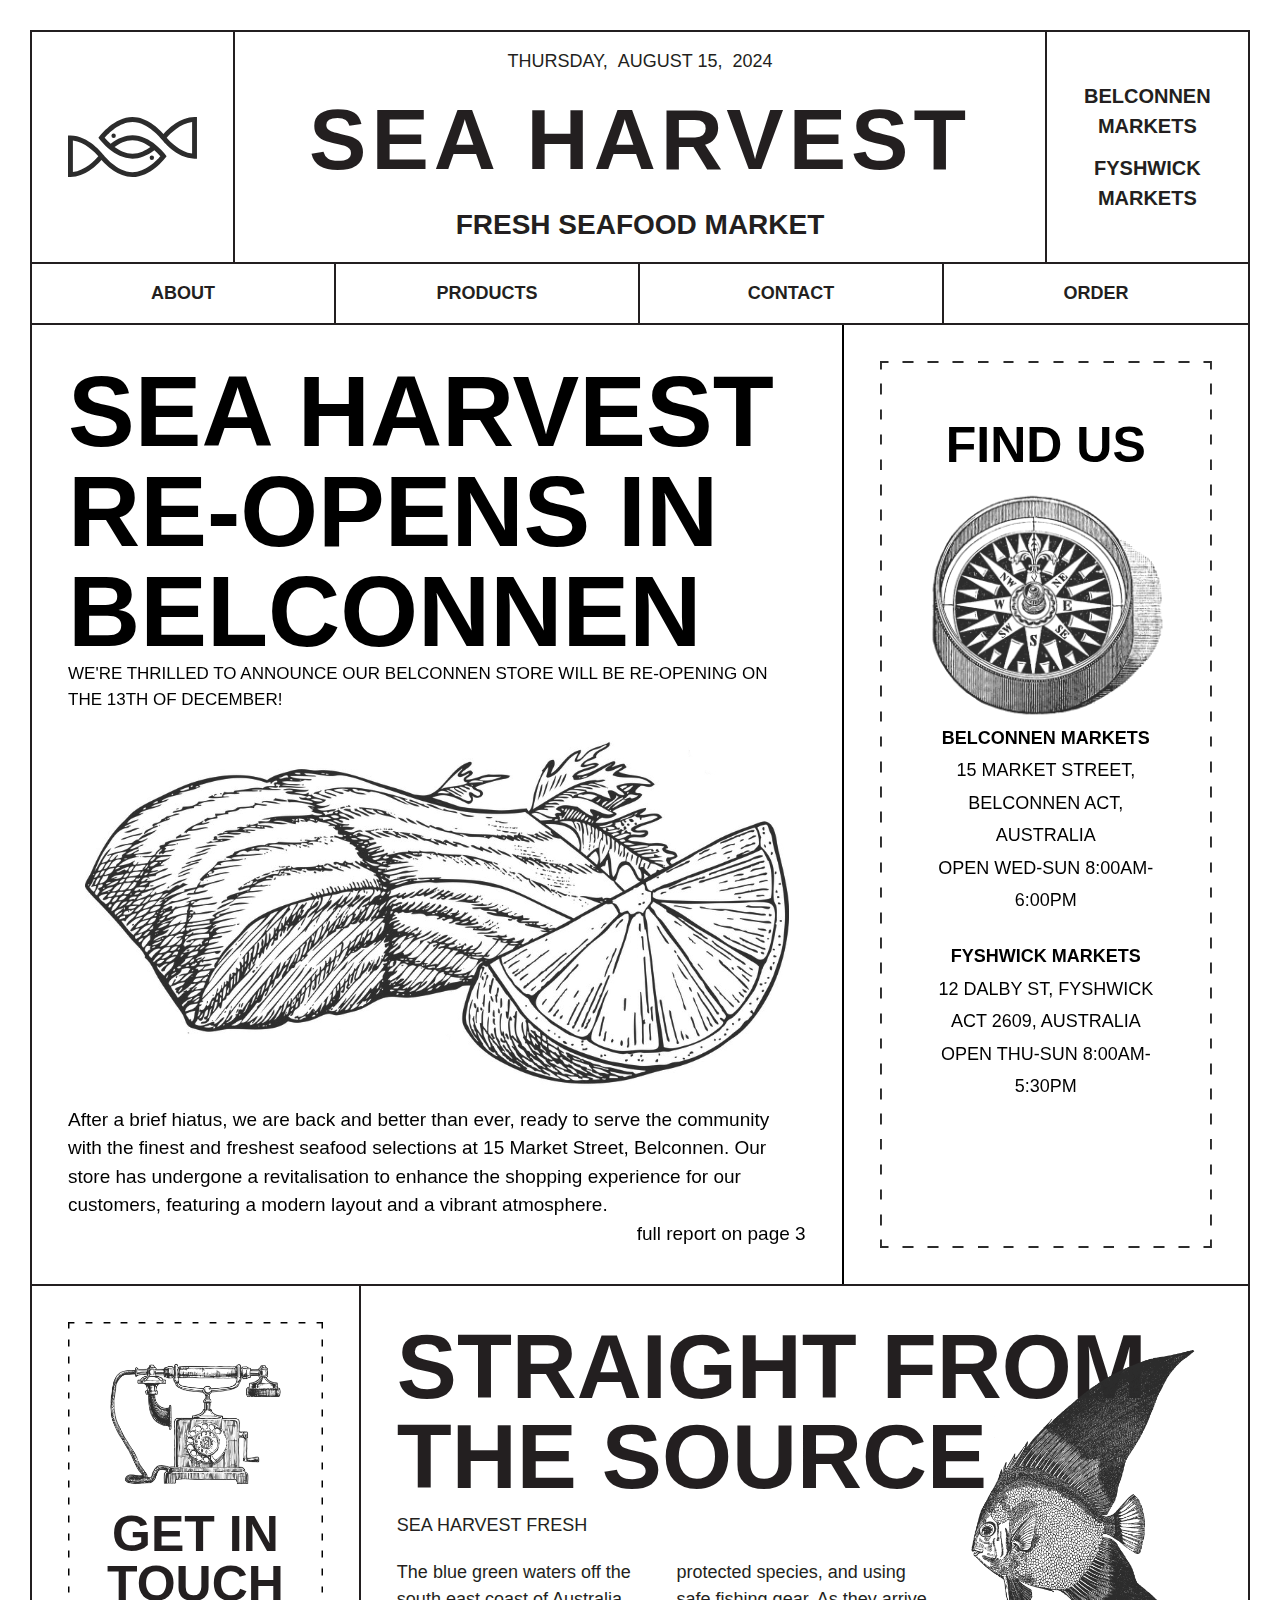
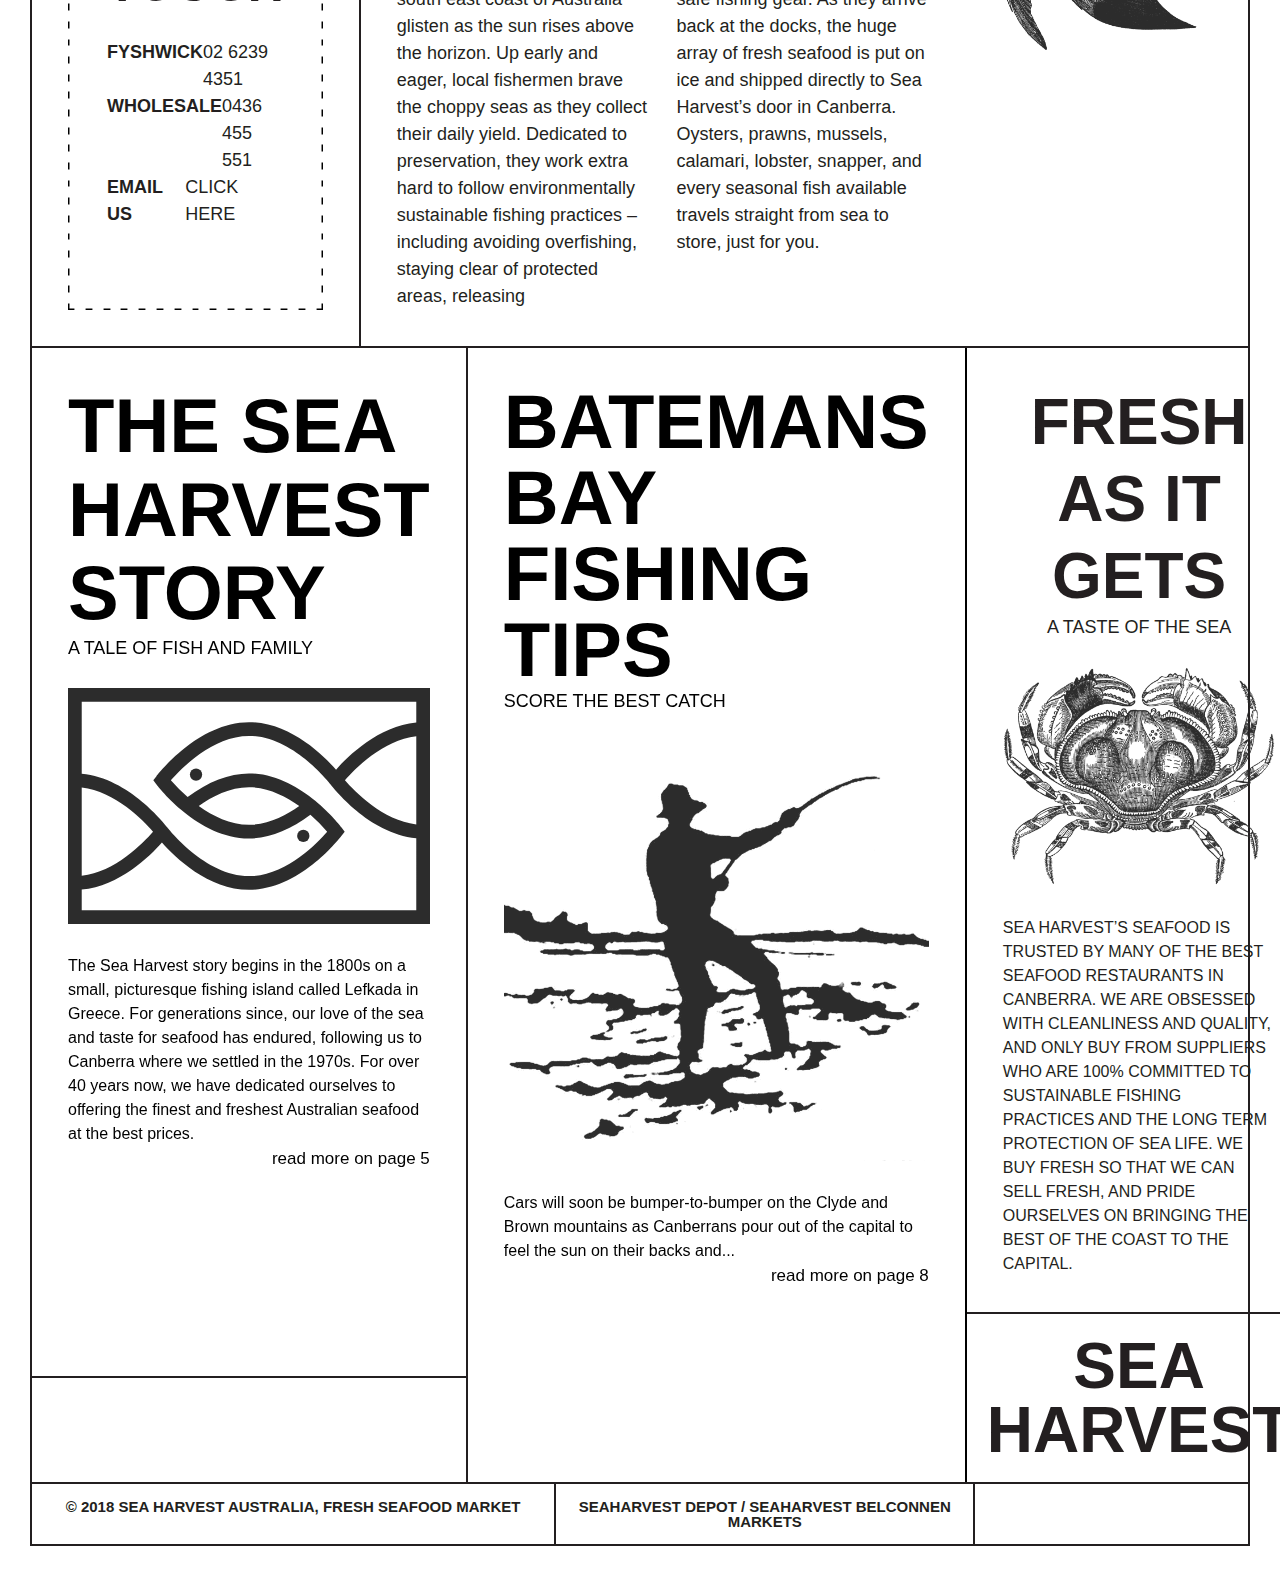
<file: index.html>
<!doctype html>
<html lang="en">
<head>
    <meta charset="UTF-8">
    <meta name="viewport"
          content="width=device-width, user-scalable=no, initial-scale=1.0, maximum-scale=1.0, minimum-scale=1.0">
    <meta http-equiv="X-UA-Compatible" content="ie=edge">

    <link rel="preconnect" href="https://fonts.googleapis.com">
    <link rel="preconnect" href="https://fonts.gstatic.com" crossorigin>
    <link href="https://fonts.googleapis.com/css2?family=Hind+Siliguri:wght@300;400;500;600;700&family=Noto+Sans:ital,wght@0,100..900;1,100..900&display=swap"
          rel="stylesheet">

    <link rel="stylesheet" href="css/output.css">
    <link rel="stylesheet" href="css/main.css">
    <title>Sea Harvest site </title>
</head>
<body>
<header>
    <div class="header-banner">
        <a href="index.html" class="header-logo">
            <div class="logo"></div>
        </a>
        <a href="index.html" class="header-banner-main">
            <p class="date">
                <span id="day">Thursday,</span>
                <span id="month">August 15,</span>
                <span id="year">2024</span>
            </p>
            <h1 class="site-title">sea harvest</h1>
            <h2 class="site-title-second">fresh seafood market</h2>
        </a>
        <div class="header-location">
            <a href="./contact/index.html" class="location">Belconnen Markets</a>
            <a href="./contact/index.html" class="location">Fyshwick Markets</a>
        </div>
    </div>
    <nav>
        <ul class="main-nav-list">
            <li class="nav-list"><a href="./about/index.html" class="nav-link">About</a></li>
            <li class="nav-list"><a href="products/index.html" class="nav-link">Products</a></li>
            <li class="nav-list"><a href="contact/index.html" class="nav-link">Contact</a></li>
            <li class="nav-list"><a href="order/index.html" class="nav-link">Order</a></li>
        </ul>
    </nav>
</header>
<main>
    <section class="section-reopening">
        <a href="#" class="re-opening-link">
            <h2 class="reopening-heading">sea harvest re-opens in belconnen</h2>
            <p class="reopening-sub-heading">We're thrilled to announce our Belconnen store will be re-opening on the
                13th of December! </p>
            <img src="img/salmon-fillet-blue.png" alt="salmon-meat-photo" class="reopening-img">
            <p class="reopening-description">After a brief hiatus, we are back and better than ever, ready to serve the
                community with the finest and freshest seafood selections at 15 Market Street, Belconnen. Our store has
                undergone a revitalisation to enhance the shopping experience for our customers, featuring a modern
                layout and a vibrant atmosphere. </p>
            <p class="reopening-read-more">full report on page 3</p>
        </a>
        <div class="find-us-box">
            <a href="contact/index.html" class="find-us-link">
                <h3 class="find-us-heading">find us</h3>
                <img src="img/compass-blue-sml.png" alt="compass-photo" class="fins-us-img">
                <div class="find-us-location-box">
                    <h4 class="find-us-location-heading">Belconnen Markets</h4>
                    <p class="find-us-location">15 Market Street, Belconnen ACT, Australia</p>
                    <p class="find-us-open">Open Wed-Sun 8:00am-6:00pm</p>
                </div>
                <div class="find-us-location-box">
                    <h4 class="find-us-location-heading">Fyshwick Markets</h4>
                    <p class="find-us-location">12 Dalby St, Fyshwick ACT 2609, Australia</p>
                    <p class="find-us-open">Open Thu-Sun 8:00am-5:30pm</p>
                </div>
            </a>
        </div>
    </section>
    <section class="fresh-from-source">
        <div class="get-in-touch-box">
            <div class="get-in-touch">
                <img src="img/phone-blue-sml.png" alt="old-phone-photo" class="get-in-touch-img">
                <h4 class="get-in-touch-heading">
                    get in <br>
                    touch
                </h4>
                <ul class="contact-in-touch">
                    <li class="contact-information">
                        <h5 class="touch-heading">Fyshwick</h5>
                        <a href="tel:02 6239 4351" class="contact-info">02 6239 4351</a>
                    </li>
                    <li class="contact-information">
                        <h5 class="touch-heading">Wholesale</h5>
                        <a href="tel:0436 455 551" class="contact-info">0436 455 551</a>
                    </li>
                    <li class="contact-information">
                        <h5 class="touch-heading">Email Us</h5>
                        <a href="#" class="contact-info">CLICK HERE</a>
                    </li>
                </ul>
            </div>
        </div>
        <div class="fresh-source">
            <h2 class="fresh-source-heading">Straight From the Source</h2>
            <p class="fresh-source-sub-heading">Sea Harvest Fresh</p>
            <div class="fresh-source-description-box">
                <p class="fresh-source-description">The blue green waters off the south east coast of Australia
                    glisten as the sun rises above the horizon. Up early and eager, local fishermen brave the choppy
                    seas as they collect their daily yield. Dedicated to preservation, they work extra hard to follow
                    environmentally sustainable fishing practices – including avoiding overfishing, staying clear of
                    protected areas, releasing
                </p>
                <p class="fresh-source-description">protected species, and using safe fishing gear. As they arrive back
                    at
                    the docks, the huge array of fresh seafood is put on ice and shipped directly to Sea Harvest’s door
                    in Canberra. Oysters, prawns, mussels, calamari, lobster, snapper, and every seasonal fish available
                    travels straight from sea to store, just for you.
                </p>
                <div class="fresh-source-img-box">
                    <img src="img/fish-tall-blue-sml.png" alt="fish-photo" class="fresh-source-img">
                </div>
            </div>
        </div>
    </section>
    <section class="card-section">
        <div class="about-card-box0">
            <div class="about-card-box">
                <a href="./about/index.html" class="about-card">
                    <h2 class="about-card-heading">THE SEA HARVEST STORY</h2>
                    <p class="sub-heading">A tale of fish and family</p>
                    <img src="/img/svg/logo_bold.svg" alt="logo-of-site" class="about-card-img">
                    <p class="about-card-description">The Sea Harvest story begins in the 1800s on a small, picturesque
                        fishing
                        island called Lefkada in Greece. For generations since, our love of the sea and taste for
                        seafood has
                        endured, following us to Canberra where we settled in the 1970s. For over 40 years now, we have
                        dedicated ourselves to offering the finest and freshest Australian seafood at the best prices.
                    </p>
                    <p class="read-more">read more on page 5</p>
                </a>
            </div>
            <div class="footer-empty-box"></div>
        </div>
        <a href="#" class="how-fishing-card">
            <h2 class="how-fishing-heading">Batemans Bay Fishing Tips</h2>
            <p class="sub-heading">Score the Best Catch</p>
            <img src="/img/fisherman-blue-med.png" alt="man-get-a-fish" class="how-fishing-img">
            <p class="how-fishing-description"> Cars will soon be bumper-to-bumper on the Clyde and Brown mountains
                as
                Canberrans pour out of the capital to feel the sun on their backs and...
            </p>
            <p class="read-more">read more on page 8</p>
        </a>
        <div class="fresh-taste-card-box">
            <div class="fresh-taste-card">
                <h2 class="fresh-taste-heading">Fresh As It Gets</h2>
                <p class="fresh-taste-sub-heading">A taste of the sea</p>
                <img src="/img/crab-blue-med.png" alt="crab-photo" class="fresh-taste-img">
                <p class="fresh-taste-description">Sea Harvest’s seafood is trusted by many of the best seafood
                    restaurants
                    in Canberra. We are obsessed with cleanliness and quality, and only buy from suppliers who are
                    100%
                    committed to sustainable fishing practices and the long term protection of sea life. We buy
                    fresh so
                    that we can sell fresh, and pride ourselves on bringing the best of the coast to the capital.
                </p>
            </div>
            <a href="#" class="home-like">sea harvest</a>
        </div>
    </section>
</main>
<footer class="footer-primary">
    <div class="footer-items">
        <div class="footer-first-section foot">&copy; 2018 SEA HARVEST AUSTRALIA, FRESH SEAFOOD MARKET</div>
        <div class="footer-second-section foot"><a href="#">Seaharvest Depot / Seaharvest Belconnen <br> Markets </a>
        </div>
    </div>
</footer>
</body>
<script src="Java-script/app.js"></script>
</html>
</file>
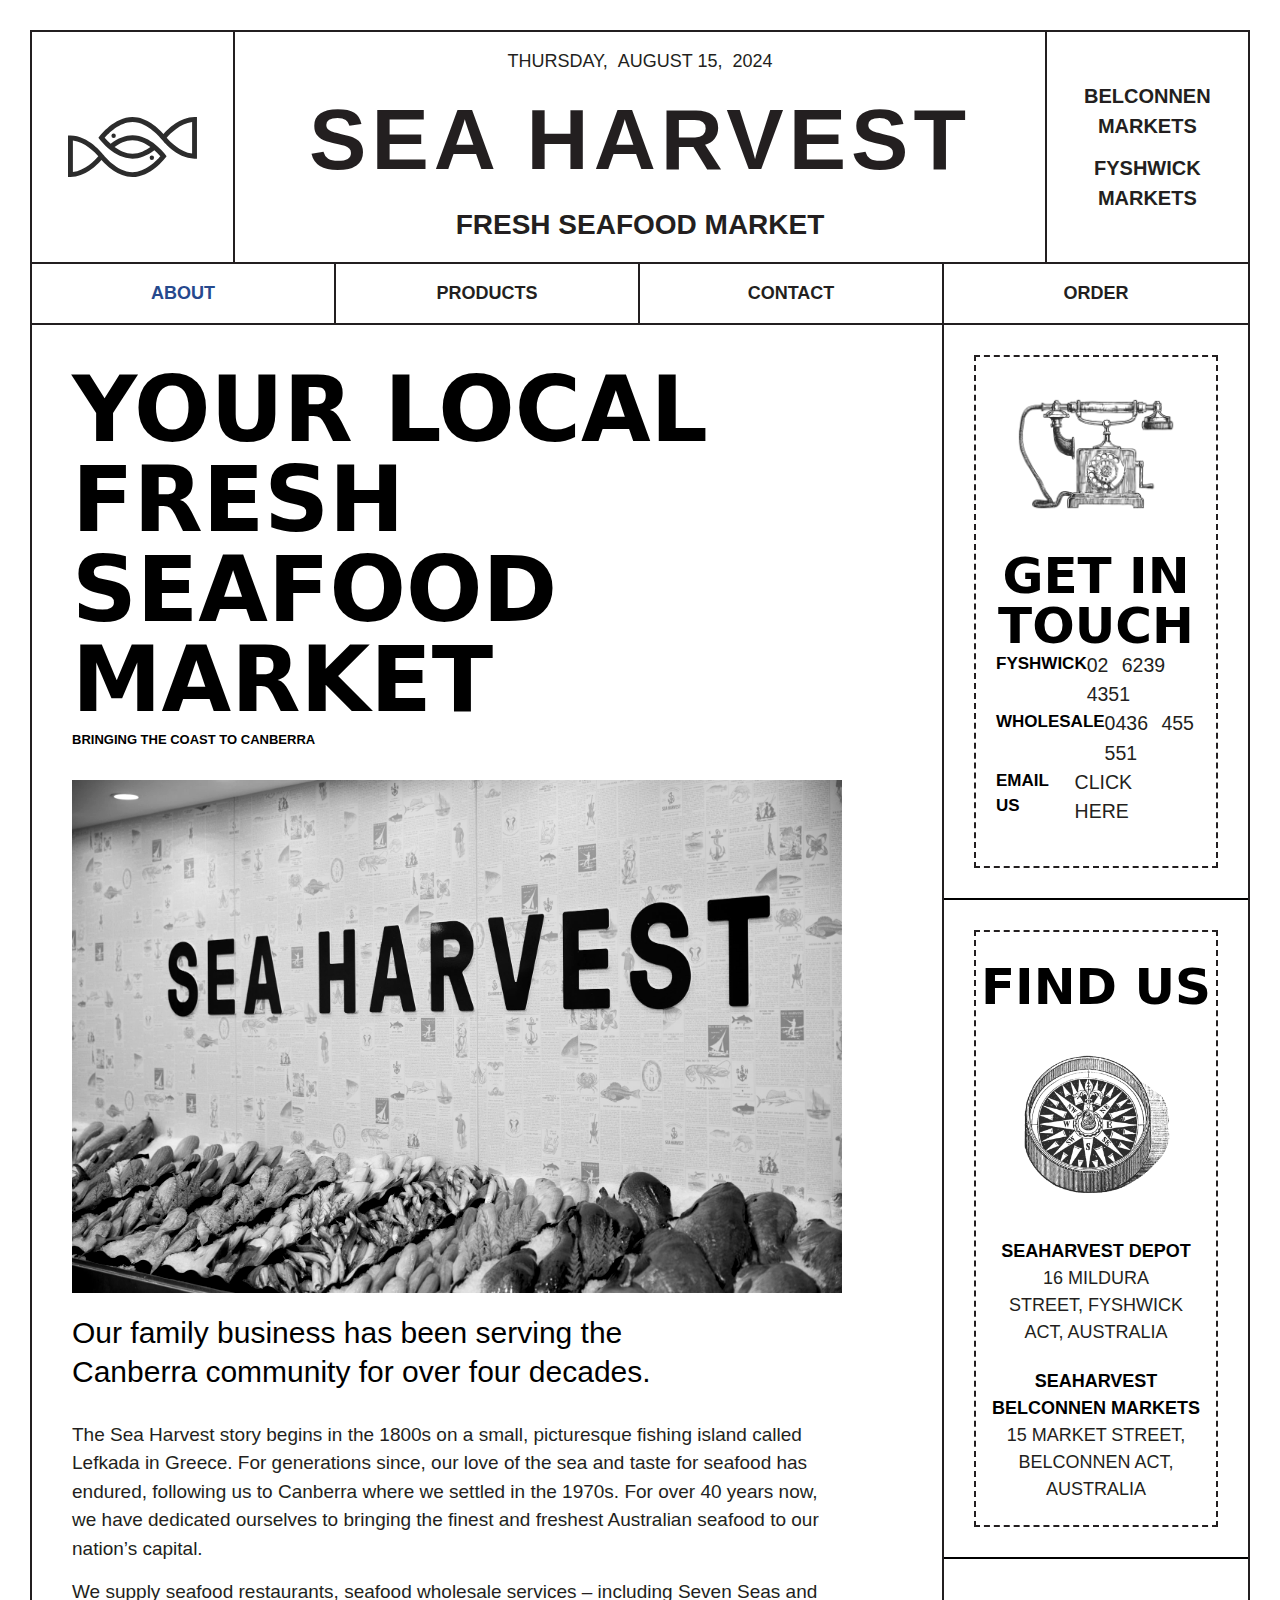
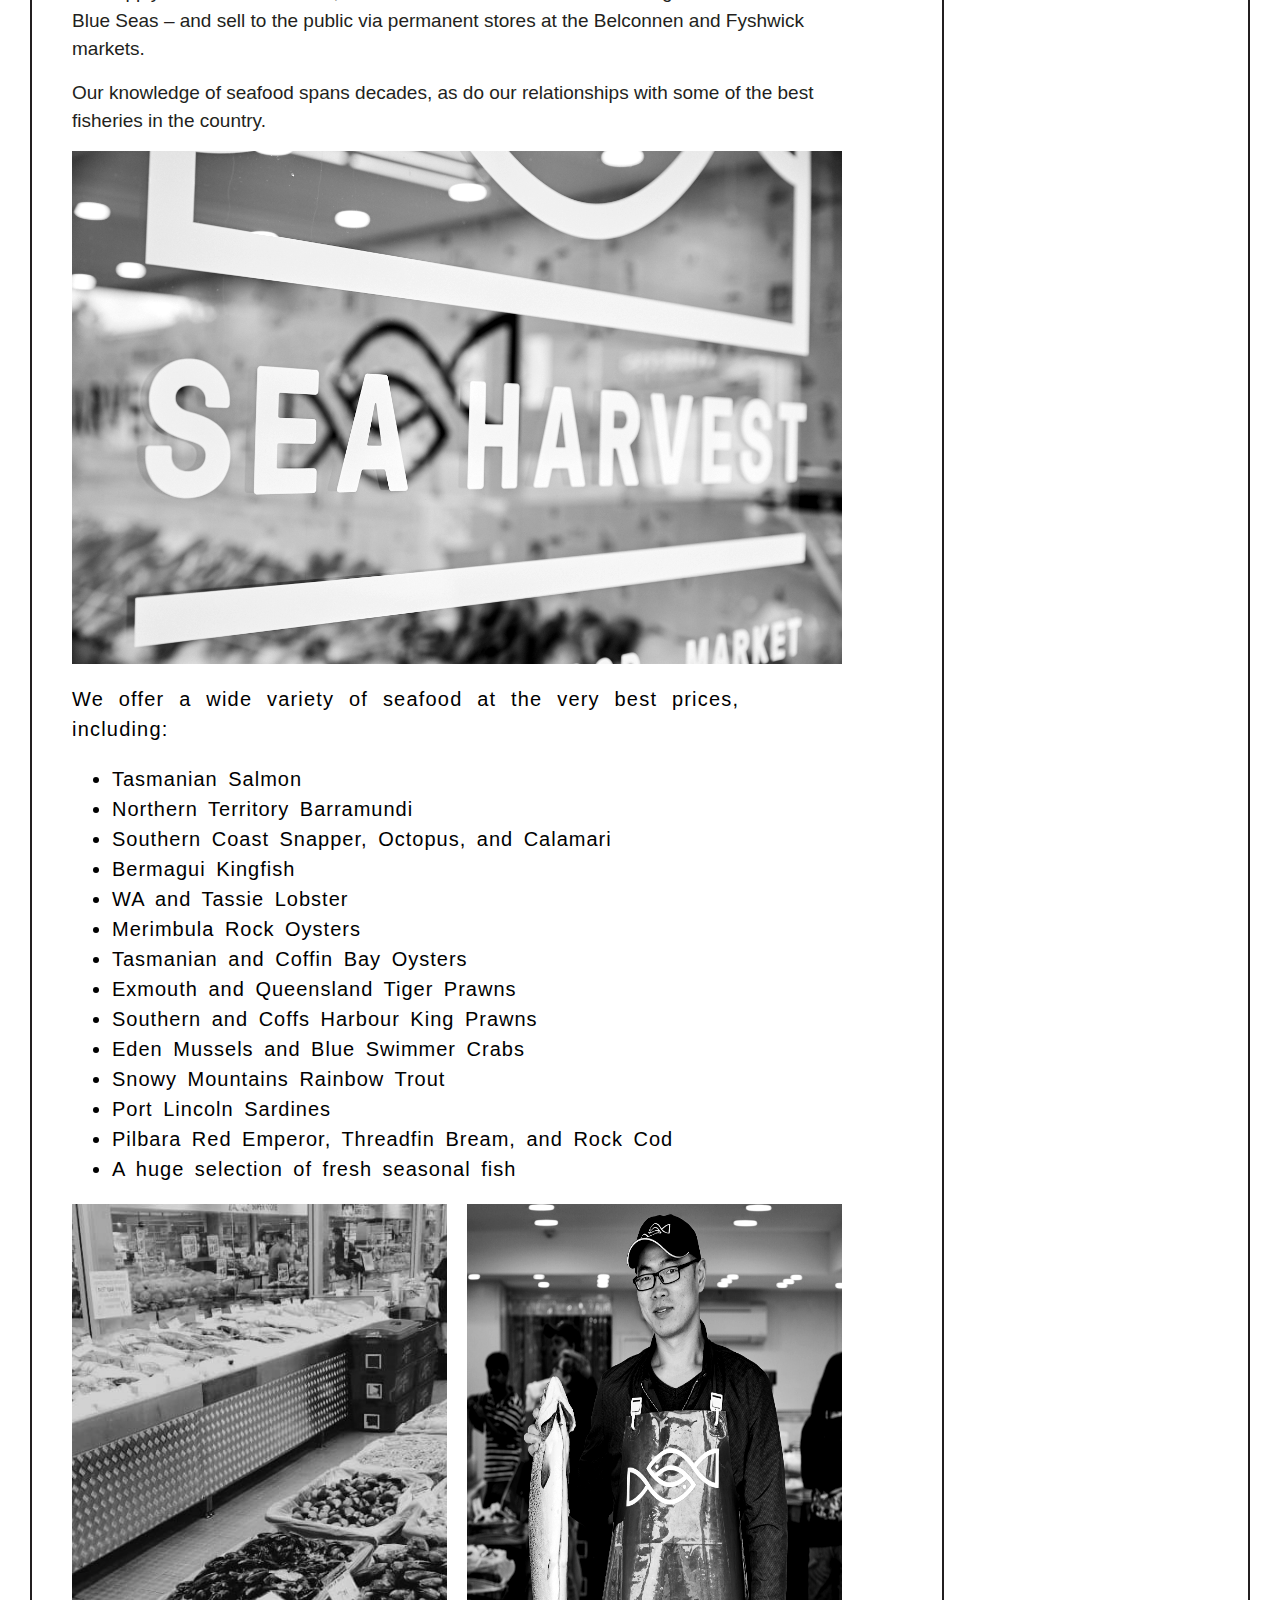
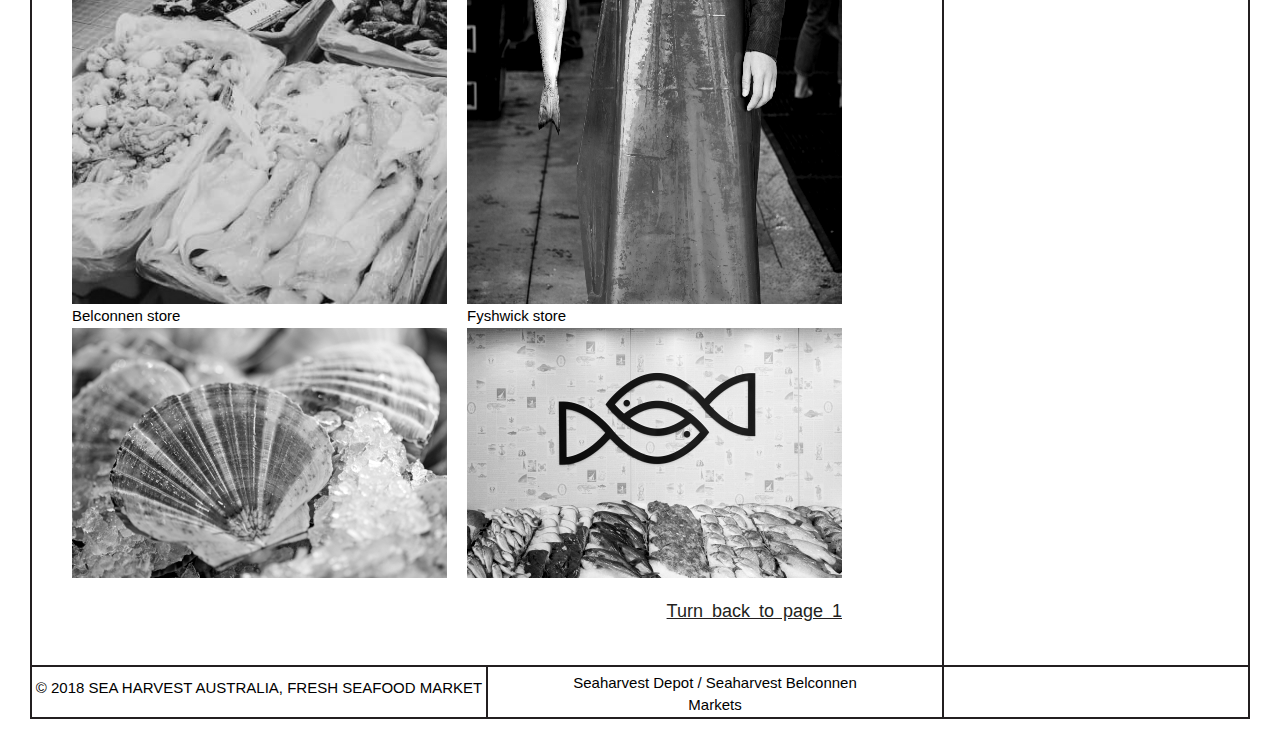
<file: about/index.html>
<!doctype html>
<html lang="en">
<head>
    <meta charset="UTF-8">
    <meta name="viewport"
          content="width=device-width, user-scalable=no, initial-scale=1.0, maximum-scale=1.0, minimum-scale=1.0">
    <meta http-equiv="X-UA-Compatible" content="ie=edge">
    <link rel="preconnect" href="https://fonts.googleapis.com">
    <link rel="preconnect" href="https://fonts.gstatic.com" crossorigin>
    <link href="https://fonts.googleapis.com/css2?family=Hind+Siliguri:wght@300;400;500;600;700&family=Noto+Sans:ital,wght@0,100..900;1,100..900&display=swap"
          rel="stylesheet">
    <link rel="stylesheet" href="../css/output.css">
    <link rel="stylesheet" href="../css/main.css">
    <title>About</title>
</head>
<body class="main-about">
<header>
    <div class="header-banner">
        <a href="../index.html" class="header-logo">
            <div class="logo"></div>
        </a>
        <a href="../index.html" class="header-banner-main">
            <p class="date">
                <span id="day">Thursday,</span>
                <span id="month">August 15,</span>
                <span id="year">2024</span>
            </p>
            <h1 class="site-title">sea harvest</h1>
            <h2 class="site-title-second">fresh seafood market</h2>
        </a>
        <div class="header-location">
            <a href="../contact/index.html" class="location">Belconnen Markets</a>
            <a href="../contact/index.html" class="location">Fyshwick Markets</a>
        </div>
    </div>
    <nav>
        <ul class="main-nav-list">
            <li class="nav-list"><a href="#" class="nav-link nav-focus">About</a></li>
            <li class="nav-list"><a href="../products/index.html" class="nav-link">Products</a></li>
            <li class="nav-list"><a href="../contact/index.html" class="nav-link">Contact</a></li>
            <li class="nav-list"><a href="../order/index.html" class="nav-link">Order</a></li>
        </ul>
    </nav>
</header>

<main class="about-main">
    <section class="about-section">

        <h1 class="section-header">Your local fresh seafood market</h1>
        <h3 class="section-header-sub">BRINGING THE COAST TO CANBERRA</h3>
        <img src="../img/about-header.jpg" class="section-header-img">
        <h2 class="section-inner-title">Our family business has been serving the Canberra community for over four
            decades.</h2>
        <p class="section-inner-p">The Sea Harvest story begins in the 1800s on a small, picturesque fishing island
            called Lefkada in Greece. For generations since, our love of the sea and taste for seafood has endured,
            following us to Canberra where we settled in the 1970s. For over 40 years now, we have dedicated ourselves
            to bringing the finest and freshest Australian seafood to our nation’s capital.
        </p>
        <p class="section-inner-p">We supply seafood restaurants, seafood wholesale services – including Seven Seas and
            Blue Seas – and sell to the public via permanent stores at the Belconnen and Fyshwick markets.
        </p>
        <p class="section-inner-p">Our knowledge of seafood spans decades, as do our relationships with some of the
            best fisheries in the country.
        </p>
        <img src="../img/inner.jpg" alt="inner" class="section-inner-img">

        <p class="section-list-p">We offer a wide variety of seafood at the very best prices, including:</p>

        <ul class="section-list">
            <li>Tasmanian Salmon</li>
            <li>Northern Territory Barramundi</li>
            <li>Southern Coast Snapper, Octopus, and Calamari</li>
            <li>Bermagui Kingfish</li>
            <li>WA and Tassie Lobster</li>
            <li>Merimbula Rock Oysters</li>
            <li>Tasmanian and Coffin Bay Oysters</li>
            <li>Exmouth and Queensland Tiger Prawns</li>
            <li>Southern and Coffs Harbour King Prawns</li>
            <li>Eden Mussels and Blue Swimmer Crabs</li>
            <li>Snowy Mountains Rainbow Trout</li>
            <li>Port Lincoln Sardines</li>
            <li>Pilbara Red Emperor, Threadfin Bream, and Rock Cod</li>
            <li>A huge selection of fresh seasonal fish</li>
        </ul>

        <div class="section-ending part-one">
            <div class="last-img-one">
                <img src="../img/belco.jpg" class="fishs-img">
                <h4 class="last-img-one-p">Belconnen store</h4>
            </div>
            <div class="last-img-two">
                <img src="../img/Fyshwick_07-scaled.jpg" class="img img-store">
                <h4 class="last-img-two-p">Fyshwick store</h4>
            </div>

        </div>
        <div class="section-ending part-two">
            <div class="last-img-three">
                <img src="../img/Fyshwick_22.jpg" class="img">
            </div>
            <div class="last-img-four">
                <img src="../img/Fyshwick_28.jpg" class="img">
            </div>
        </div>
        <div class="back-page-container">
            <a href="../index.html" class="back-page">Turn back to page 1 </a>
        </div>

    </section>
    <aside class="aside">
        <div class="forborder">
            <div class="aside-communication">
                <img src="../img/phone-blue-sml.png" class="aside-img">
                <h1 class="aside-header">get in touch</h1>
                <div class="aside-line">
                    <h4 class="aside-line-head">Fyshwick</h4>
                    <a href=""><p class="aside-line-sub">02 6239 4351</p></a>
                </div>
                <div class="aside-line">
                    <h4 class="aside-line-head">Wholesale</h4>
                    <a href=""><p class="aside-line-sub">0436 455 551</p></a>
                </div>
                <div class="aside-line aside-line-last ">
                    <h4 class="aside-line-head">Email us</h4>
                    <a href=""><p class="aside-line-sub">click here</p></a>
                </div>
            </div>
        </div>
        <div class="forborder">
            <div class="aside-find-us">
                <a href="" class="find-us-main">
                    <h1 class="aside-header find-us-header">find us</h1>
                    <img src="../img/compass-blue-sml.png" class="aside-img">
                    <div class="aside-line-us">
                        <h4 class="find-us-head">Seaharvest Depot</h4>
                        <p class="find-us-sub">16 Mildura Street, Fyshwick ACT, Australia</p>
                    </div>
                    <div class="aside-line-us">
                        <h4 class="find-us-head">Seaharvest Belconnen Markets</h4>
                        <p class="find-us-sub">15 Market Street, Belconnen ACT, Australia</p>
                    </div>
                </a>
            </div>
        </div>
    </aside>
</main>

<footer class="footer-about">
    <div class="footer-items-about">
        <div class="footer-container">
            <div class="footer-first">&copy; 2018 SEA HARVEST AUSTRALIA, FRESH SEAFOOD MARKET</div>
            <div class="footer-second"><a href="#">Seaharvest Depot / Seaharvest Belconnen <br> Markets </a></div>
        </div>
        <div class="footer-items-third"></div>
    </div>
</footer>
</body>
<script src="../Java-script/app.js"></script>
</html>
</file>
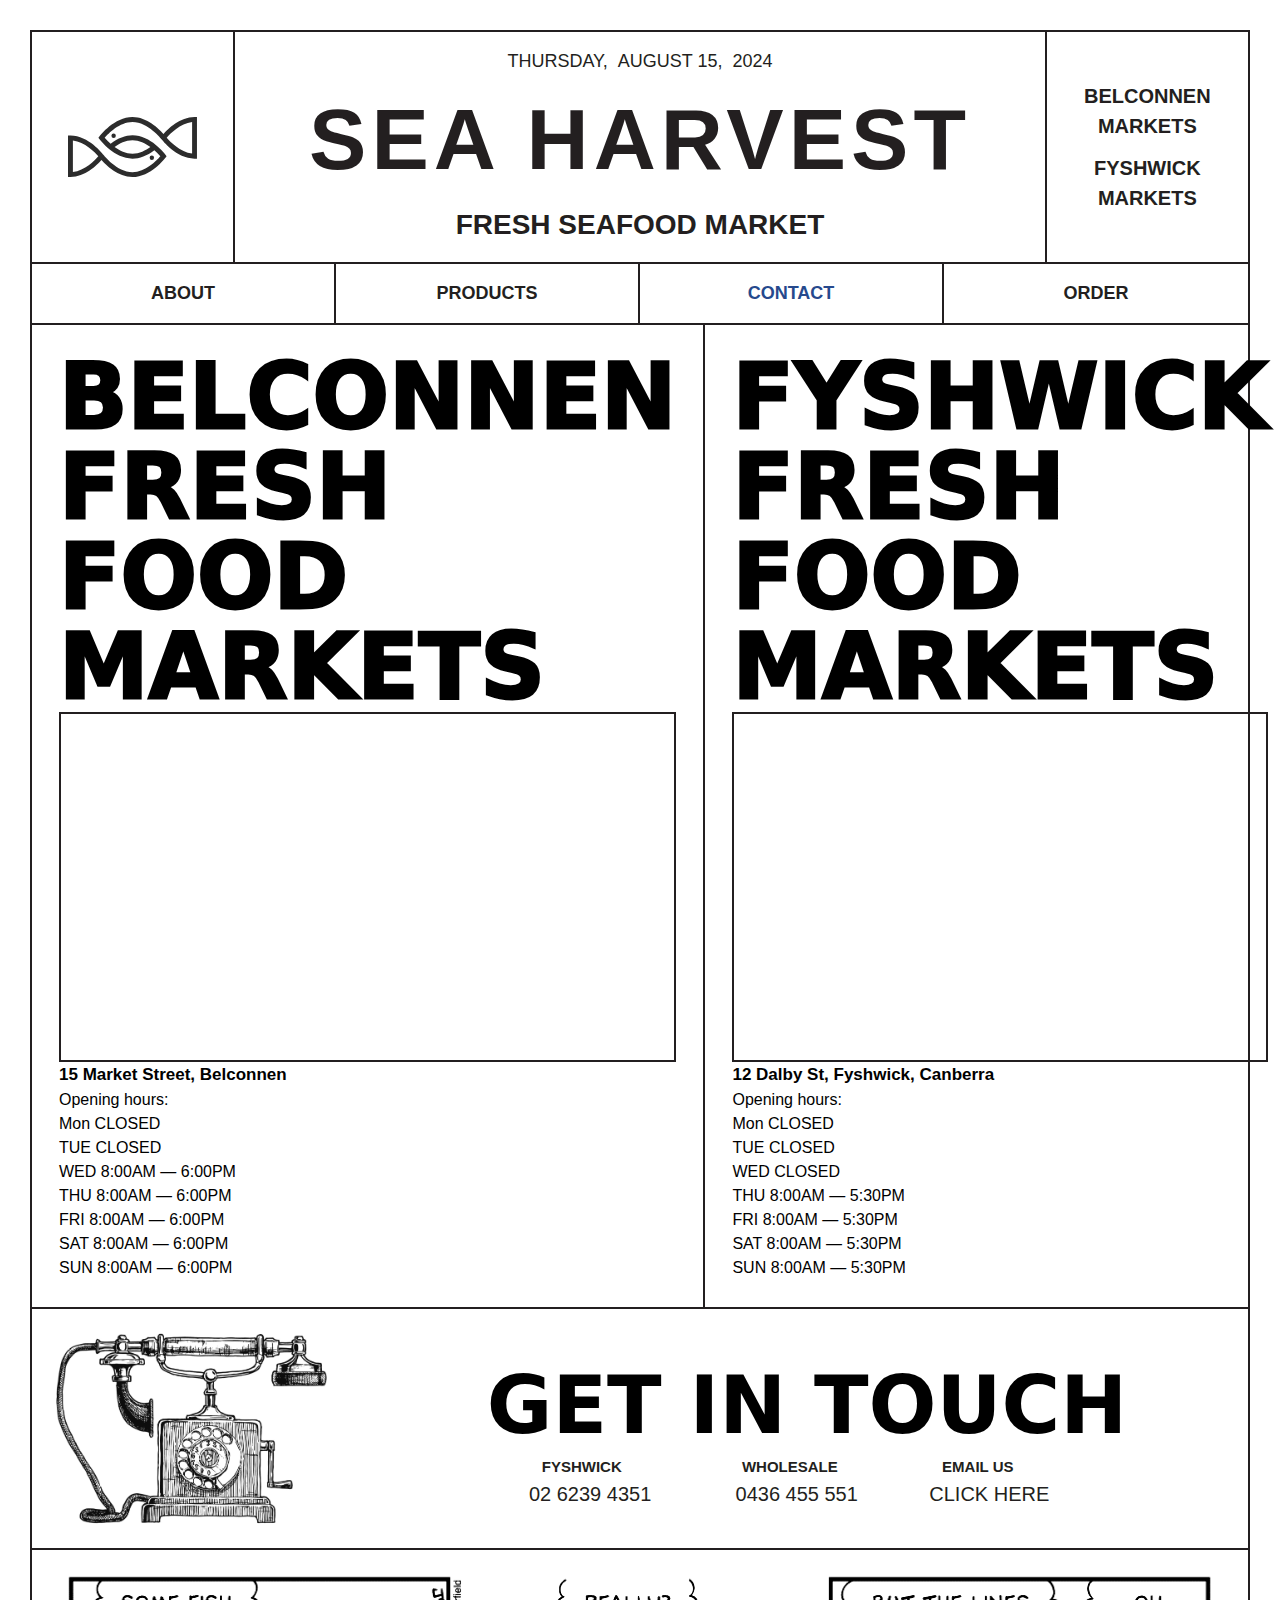
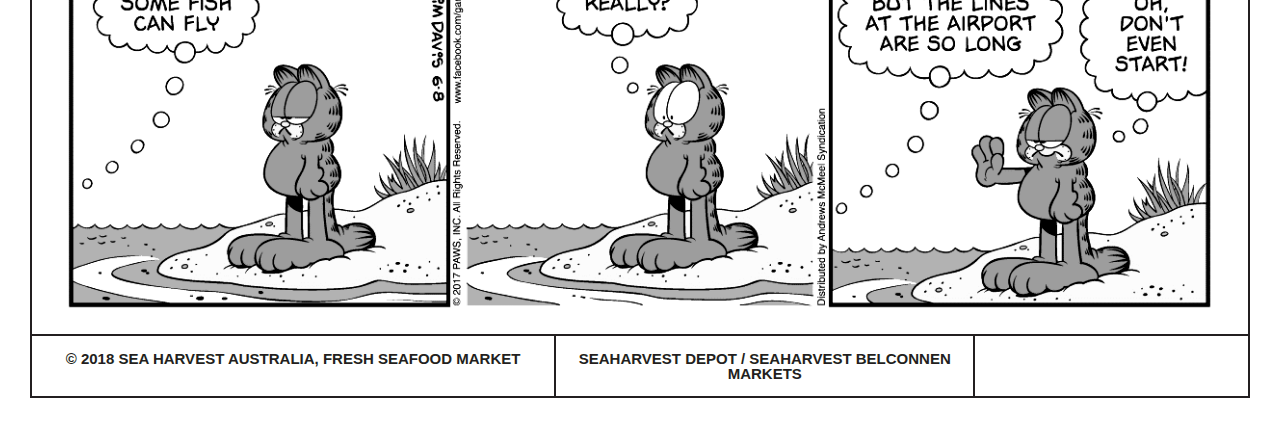
<file: contact/index.html>
<!doctype html>
<html lang="en">
<head>
    <meta charset="UTF-8">
    <meta name="viewport"
          content="width=device-width, user-scalable=no, initial-scale=1.0, maximum-scale=1.0, minimum-scale=1.0">
    <meta http-equiv="X-UA-Compatible" content="ie=edge">

    <link rel="preconnect" href="https://fonts.googleapis.com">
    <link rel="preconnect" href="https://fonts.gstatic.com" crossorigin>
    <link href="https://fonts.googleapis.com/css2?family=Hind+Siliguri:wght@300;400;500;600;700&family=Noto+Sans:ital,wght@0,100..900;1,100..900&display=swap"
          rel="stylesheet">

    <link rel="stylesheet" href="../css/output.css">
    <link rel="stylesheet" href="../css/main.css">
    <title>Contact</title>
</head>
<body>
<header>
    <div class="header-banner">
        <a href="../index.html" class="header-logo">
            <div class="logo"></div>
        </a>
        <a href="../index.html" class="header-banner-main">
            <p class="date">
                <span id="day">Thursday,</span>
                <span id="month">August 15,</span>
                <span id="year">2024</span>
            </p>
            <h1 class="site-title">sea harvest</h1>
            <h2 class="site-title-second">fresh seafood market</h2>
        </a>
        <div class="header-location">
            <a href="../contact/index.html" class="location">Belconnen Markets</a>
            <a href="../contact/index.html" class="location">Fyshwick Markets</a>
        </div>
    </div>
    <nav>
        <ul class="main-nav-list">
            <li class="nav-list"><a href="../about/index.html" class="nav-link">About</a></li>
            <li class="nav-list"><a href="../products/index.html" class="nav-link">Products</a></li>
            <li class="nav-list"><a href="#" class="nav-link nav-focus">Contact</a></li>
            <li class="nav-list"><a href="../order/index.html" class="nav-link">Order</a></li>
        </ul>
    </nav>
</header>
<main>
    <section class="contact-inner">
        <div class="cards">
            <h1 class="contact-header">BELCONNEN FRESH FOOD MARKETS</h1>
            <div class="contact-map"></div>
            <h3 class="contact-subheading">15 market street, belconnen</h3>
            <ul class="contact-list">
                <li>Opening hours:</li>
                <li>Mon CLOSED</li>
                <li>TUE CLOSED</li>
                <li id="list-r-1">
                    WED 8:00AM — 6:00PM
                </li>
                <li id="list-r-2">
                    THU 8:00AM — 6:00PM
                </li>
                <li id="list-r-3">
                    FRI 8:00AM — 6:00PM
                </li>
                <li id="list-r-4">
                    SAT 8:00AM — 6:00PM
                </li>
                <li id="list-r-5">
                    SUN 8:00AM — 6:00PM
                </li>
            </ul>

        </div>
        <div class="cards"><h1 class="contact-header">Fyshwick Fresh Food Markets</h1>
            <div class="contact-map"></div>
            <h3 class="contact-subheading">12 dalby st, fyshwick, canberra</h3>
            <ul class="contact-list">
                <li>Opening hours:</li>
                <li>Mon CLOSED</li>
                <li>TUE CLOSED</li>
                <li>
                    WED CLOSED
                </li>
                <li>
                    THU 8:00AM — 5:30PM
                </li>
                <li>
                    FRI 8:00AM — 5:30PM
                </li>
                <li>
                    SAT 8:00AM — 5:30PM
                </li>
                <li>
                    SUN 8:00AM — 5:30PM
                </li>
            </ul>
        </div>

    </section>
    <section class="card">

        <div class="spc-img"><img class="spc-img" src="../img/phone-blue-sml.png" alt=""></div>

        <div class="container-spc">
            <h1 class="products-header-spc">GET IN TOUCH</h1>
            <div class="communication">
                <h3 class="products-info-communication">FYSHWICK <br><span class="communication-ways"><a href="#"> 02 6239 4351 </a></span>
                </h3>
                <h3 class="products-info-communication">WHOLESALE <br><span class="communication-ways-2"><a
                        href="#"> 0436 455 551 </a></span>
                </h3>
                <h3 class="products-info-communication">EMAIL US <br><span class="communication-ways"><a href="#">CLICK HERE</a></span>
                </h3>
            </div>
        </div>
    </section>

    <section class="article">
        <img src="../img/comic-colour.png" class="art-img">
    </section>

</main>


<footer class="footer-primary">
    <div class="footer-items">
        <div class="footer-first-section foot">&copy; 2018 SEA HARVEST AUSTRALIA, FRESH SEAFOOD MARKET</div>
        <div class="footer-second-section foot"><a href="#">Seaharvest Depot / Seaharvest Belconnen <br> Markets </a>
        </div>
    </div>
</footer>
<script src="../Java-script/app.js"></script>
</body>
</html>
</file>
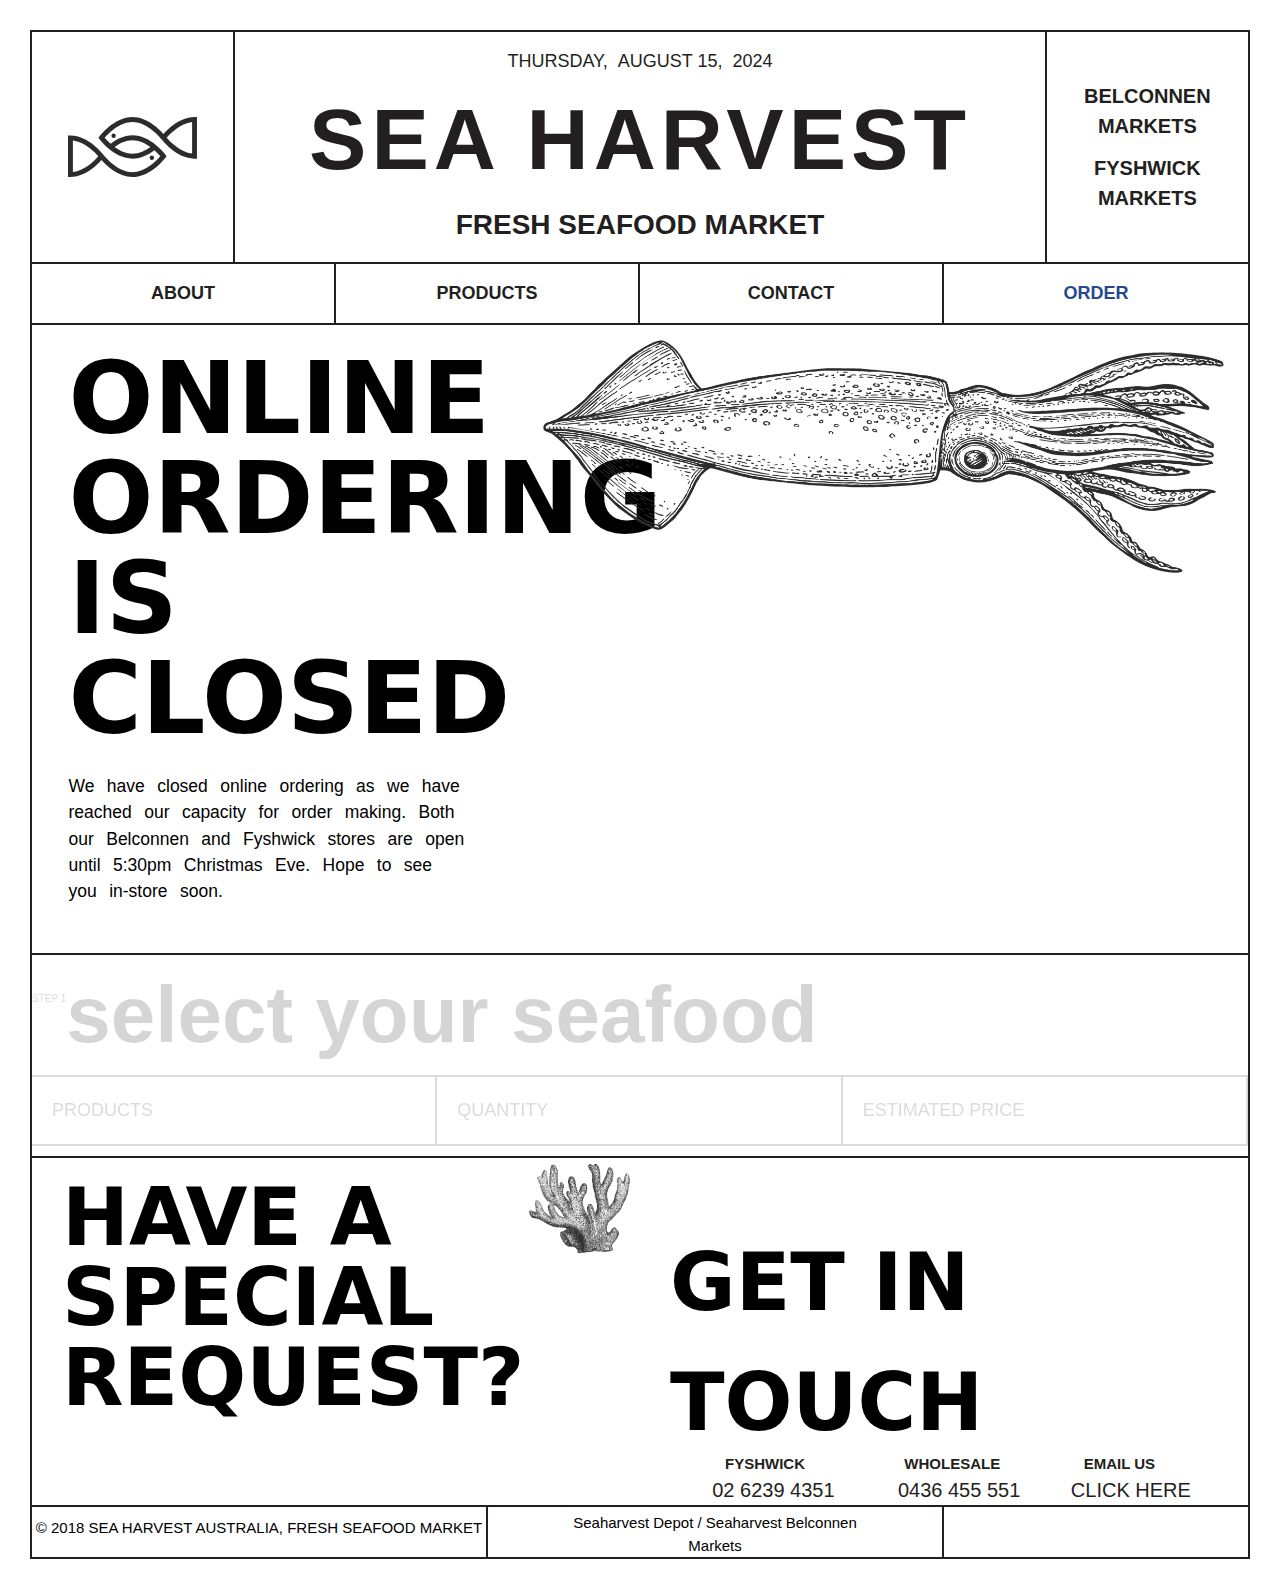
<file: order/index.html>
<!doctype html>
<html lang="en">
<head>
    <meta charset="UTF-8">
    <meta name="viewport"
          content="width=device-width, user-scalable=no, initial-scale=1.0, maximum-scale=1.0, minimum-scale=1.0">
    <meta http-equiv="X-UA-Compatible" content="ie=edge">
    <link rel="preconnect" href="https://fonts.googleapis.com">
    <link rel="preconnect" href="https://fonts.gstatic.com" crossorigin>
    <link href="https://fonts.googleapis.com/css2?family=Hind+Siliguri:wght@300;400;500;600;700&family=Noto+Sans:ital,wght@0,100..900;1,100..900&display=swap"
          rel="stylesheet">
    <link rel="stylesheet" href="../css/output.css">
    <link rel="stylesheet" href="../css/main.css">
    <title>Order</title>
</head>
<body class="order main-about">
<header>
    <div class="header-banner">
        <a href="../index.html" class="header-logo">
            <div class="logo"></div>
        </a>
        <a href="../index.html" class="header-banner-main">
            <p class="date">
                <span id="day">Thursday,</span>
                <span id="month">August 15,</span>
                <span id="year">2024</span>
            </p>
            <h1 class="site-title">sea harvest</h1>
            <h2 class="site-title-second">fresh seafood market</h2>
        </a>
        <div class="header-location">
            <a href="../contact/index.html" class="location">Belconnen Markets</a>
            <a href="../contact/index.html" class="location">Fyshwick Markets</a>
        </div>
    </div>
    <nav>
        <ul class="main-nav-list">
            <li class="nav-list"><a href="../about/index.html" class="nav-link ">About</a></li>
            <li class="nav-list"><a href="../products/index.html" class="nav-link ">Products</a></li>
            <li class="nav-list"><a href="../contact/index.html" class="nav-link">Contact</a></li>
            <li class="nav-list"><a href="#" class="nav-link nav-focus">Order</a></li>
        </ul>
    </nav>
</header>
<section class="order-section">

    <div class="order-section-text">
        <h1 class="order-section-text-head">
            Online <br> ordering<br> is closed
        </h1>
        <p class="order-section-text-paragraph">
            We have closed online ordering as we have reached our capacity for order making. Both our Belconnen and
            Fyshwick stores are open until 5:30pm Christmas Eve. Hope to see you in-store soon.
        </p>
    </div>

    <div class="order-section-img">
        <img src="../img/squid-blue.png" alt="">
    </div>

</section>

<aside class="order-aside ">
    <div class="no-access order-aside-inner">
        <span class="order-aside-pre-head">
            STEP 1
        </span>
        <div class="order-aside-head">
            select your seafood
        </div>
    </div>
    <div class="no-access order-aside-table">
        <div class="order-aside-table-items">PRODUCTS</div>
        <div class="order-aside-table-items">QUANTITY</div>
        <div class="order-aside-table-items">ESTIMATED PRICE</div>
    </div>
</aside>

<section class="product-content-three">
    <div class="products-spc">
        <h1 class="products-header-spc">HAVE A
            <br>SPECIAL <br>
            REQUEST?
        </h1>
        <img src="../img/coral-blue.png" class="products-img-spc">
    </div>
    <div class="container-spc">
        <h1 class="products-header-spc">GET IN TOUCH</h1>
        <div class="communication">
            <h3 class="products-info-communication">FYSHWICK <br><span class="communication-ways"><a href="#"> 02 6239 4351 </a></span>
            </h3>
            <h3 class="products-info-communication">WHOLESALE <br><span class="communication-ways-2"><a href="#"> 0436 455 551 </a></span>
            </h3>
            <h3 class="products-info-communication">EMAIL US <br><span class="communication-ways"><a
                    href="#">CLICK HERE</a></span>
            </h3>
        </div>
    </div>
</section>
<footer class="footer-about">
    <div class="footer-items-about">
        <div class="footer-container">
            <div class="footer-first">&copy; 2018 SEA HARVEST AUSTRALIA, FRESH SEAFOOD MARKET</div>
            <div class="footer-second"><a href="#">Seaharvest Depot / Seaharvest Belconnen <br> Markets </a></div>
        </div>
        <div class="footer-items-third"></div>
    </div>
</footer>
</body>
<script src="../Java-script/app.js"></script>
</html>
</file>
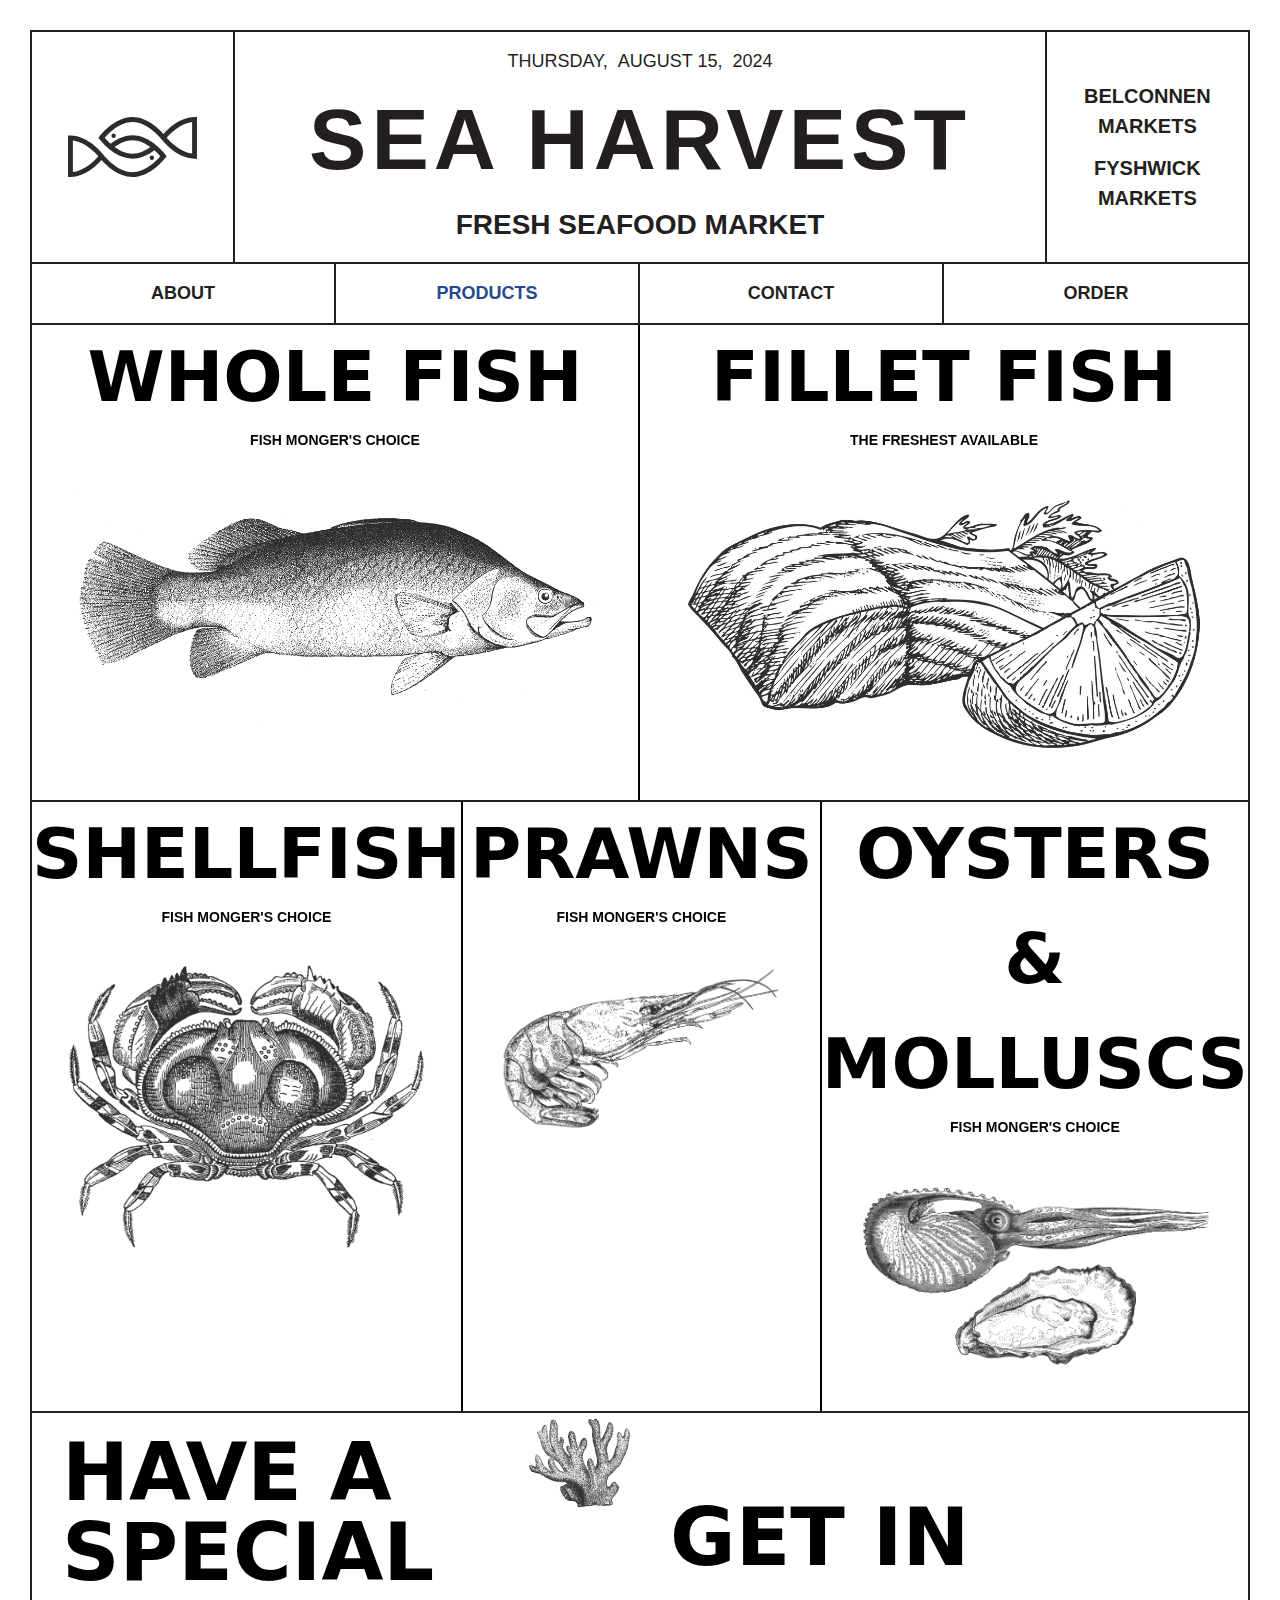
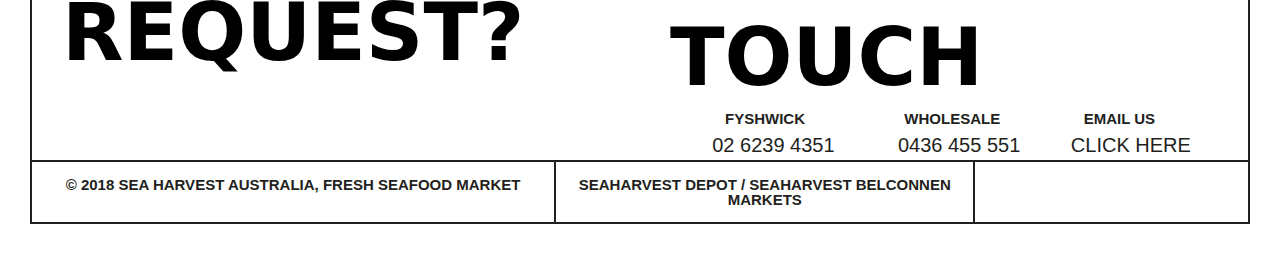
<file: products/index.html>
<!doctype html>
<html lang="en">
<head>
    <meta charset="UTF-8">
    <meta name="viewport"
          content="width=device-width, user-scalable=no, initial-scale=1.0, maximum-scale=1.0, minimum-scale=1.0">
    <meta http-equiv="X-UA-Compatible" content="ie=edge">
    <link rel="stylesheet" href="../css/output.css">
    <link rel="stylesheet" href="../css/main.css">
    <title>Products</title>
</head>
<body>
<header>
    <div class="header-banner">
        <a href="../index.html" class="header-logo">
            <div class="logo"></div>
        </a>
        <a href="../index.html" class="header-banner-main">
            <p class="date">
                <span id="day">Thursday,</span>
                <span id="month">August 15,</span>
                <span id="year">2024</span>
            </p>
            <h1 class="site-title">sea harvest</h1>
            <h2 class="site-title-second">fresh seafood market</h2>
        </a>
        <div class="header-location">
            <a href="../contact/index.html" class="location">Belconnen Markets</a>
            <a href="../contact/index.html" class="location">Fyshwick Markets</a>
        </div>
    </div>
    <nav>
        <ul class="main-nav-list">
            <li class="nav-list"><a href="../about/index.html" class="nav-link">About</a></li>
            <li class="nav-list nav-focus"><a href="../products/index.html" class="nav-link">Products</a></li>
            <li class="nav-list"><a href="../contact/index.html" class="nav-link">Contact</a></li>
            <li class="nav-list"><a href="../order/index.html" class="nav-link">Order</a></li>
        </ul>
    </nav>
</header>
<main>
    <section class="product-content-one">
        <a href="#" class="product-inner-one products-inners">
            <h1 class="products-header">WHOLE FISH</h1>
            <h3 class="products-info">FISH MONGER'S CHOICE</h3>
            <img src="../img/barra-blue.png" class="products-img">
        </a>
        <a href="#" class="product-inner-two products-inners">
            <h1 class="products-header">FILLET FISH</h1>
            <h3 class="products-info">THE FRESHEST AVAILABLE</h3>
            <img src="../img/salmon-fillet-blue.png" class="products-img">
        </a>
    </section>
    <section class="product-content-two">
        <a href="#" class="products-inners product-inner-three">
            <h1 class="products-header">SHELLFISH</h1>
            <h3 class="products-info">FISH MONGER'S CHOICE</h3>
            <img src="../img/crab-blue.png" class="products-img">
        </a>
        <a href="#" class="products-inners product-inner-four">
            <h1 class="products-header">PRAWNS</h1>
            <h3 class="products-info">FISH MONGER'S CHOICE</h3>
            <img src="../img/prawn-blue.png" class="products-img">
        </a>
        <a href="#" class="products-inners product-inner-five">
            <h1 class="products-header">OYSTERS & MOLLUSCS</h1>
            <h3 class="products-info">FISH MONGER'S CHOICE</h3>
            <img src="../img/oyster-squid-blue.png" class="products-img">
        </a>
    </section>
    <section class="product-content-three">
        <div class="products-spc">
            <h1 class="products-header-spc">HAVE A
                <br>SPECIAL <br>
                REQUEST?
            </h1>
            <img src="../img/coral-blue.png" class="products-img-spc">
        </div>
        <div class="container-spc">
            <h1 class="products-header-spc">GET IN TOUCH</h1>
            <div class="communication">
                <h3 class="products-info-communication">FYSHWICK <br><span class="communication-ways"><a href="#"> 02 6239 4351 </a></span>
                </h3>
                <h3 class="products-info-communication">WHOLESALE <br><span class="communication-ways-2"><a href="#"> 0436 455 551 </a></span>
                </h3>
                <h3 class="products-info-communication">EMAIL US <br><span class="communication-ways"><a href="#">CLICK HERE</a></span>
                </h3>
            </div>
        </div>
    </section>
</main>

<footer class="footer-primary">
    <div class="footer-items">
        <div class="footer-first-section foot">&copy; 2018 SEA HARVEST AUSTRALIA, FRESH SEAFOOD MARKET</div>
        <div class="footer-second-section foot"><a href="#">Seaharvest Depot / Seaharvest Belconnen <br> Markets </a>
        </div>
    </div>
</footer>
</body>
</html>
</file>
<file: css/main.css>
* {
  margin: 0;
  padding: 0;
  box-sizing: border-box;
}

html {
  font-size: 62.5%;
}

body {
  padding: 3rem;
  color: #231F20;
  font-weight: 400;
  font-family: sans-serif;
}

.header-banner {
  display: grid;
  grid-template-columns: 0.75fr 3fr 0.75fr;
  background-color: #fff;
  text-transform: uppercase;
}
.header-banner .header-banner-main {
  padding: 1.6rem;
  display: flex;
  align-items: center;
  flex-direction: column;
  border-top: 2px solid #231F20;
  border-left: 2px solid #231F20;
  border-right: 2px solid #231F20;
  transition: all 0.5s;
}
.header-banner .header-banner-main:hover, .header-banner .header-banner-main:active {
  color: #26498d;
}
.header-banner .header-banner-main .date {
  display: flex;
  gap: 1rem;
  font-size: 1.8rem;
  font-weight: 500;
}
.header-banner .header-banner-main .site-title {
  font-size: 8.6rem;
  font-weight: 900;
  letter-spacing: 5px;
}
.header-banner .header-banner-main .site-title-second {
  font-size: 2.8rem;
  font-weight: 600;
}
.header-banner .header-logo {
  display: block;
  padding: 3.6rem;
  border-top: 2px solid #231F20;
  border-left: 2px solid #231F20;
}
.header-banner .header-logo .logo {
  background-image: url("/img/svg/logo.svg");
  width: 100%;
  height: 100%;
  background-size: 100%;
  background-position: 50%;
  background-repeat: no-repeat;
  transition: all 0.5s;
  filter: brightness(90%) grayscale(100%) contrast(130%);
}
.header-banner .header-logo .logo:hover, .header-banner .header-logo .logo:active {
  filter: brightness(100%) grayscale(0) contrast(100%);
  color: #26498d;
}
.header-banner .header-location {
  display: flex;
  flex-direction: column;
  align-items: center;
  justify-content: center;
  border-top: 2px solid #231F20;
  border-right: 2px solid #231F20;
  padding: 3.6rem;
}
.header-banner .header-location .location {
  font-size: 2rem;
  font-weight: 700;
  text-align: center;
  display: block;
  transition: all 0.5s;
}
.header-banner .header-location .location:hover, .header-banner .header-location .location:active {
  color: #26498d;
}
.header-banner .header-location .location:first-child {
  margin-bottom: 1.2rem;
}

.main-nav-list {
  border-top: 2px solid #231F20;
  border-left: 2px solid #231F20;
  border-right: 2px solid #231F20;
  display: grid;
  grid-template-columns: repeat(4, 1fr);
}
.main-nav-list .nav-list:not(:last-child) {
  border-right: 2px solid #231F20;
}
.main-nav-list .nav-link {
  font-size: 1.8rem;
  font-weight: 600;
  padding: 1.6rem 2rem;
  text-align: center;
  text-transform: uppercase;
  display: block;
  transition: all 0.5s;
}
.main-nav-list .nav-link:hover, .main-nav-list .nav-link:active {
  color: #26498d;
}

.footer-primary {
  font-size: 1.5rem;
  text-transform: uppercase;
  border: 2px solid #231F20;
  font-weight: 600;
}

.footer-items {
  display: grid;
  grid-template-columns: 1.25fr 1fr 0.65fr;
}

.footer-first-section {
  text-align: center;
  border-right: 2px solid #231F20;
}

.footer-second-section {
  border-right: 2px solid #231F20;
  place-items: center;
  text-align: center;
  cursor: pointer;
  transition: all 0.5s;
}
.footer-second-section:hover, .footer-second-section:active {
  color: #26498d;
}

.footer-second-section:hover {
  color: #26498d;
}

.foot {
  text-align: center;
  padding: 1.5rem;
  line-height: 1;
}

.nav-focus {
  color: #26498d;
}

.no-access {
  opacity: 0.1599;
  color: #231F20;
  cursor: not-allowed;
}

.section-reopening {
  display: grid;
  grid-template-columns: 2.67fr 1.33fr;
  border-top: 2px solid #231F20;
  border-left: 2px solid #231F20;
  border-right: 2px solid #231F20;
}
.section-reopening .re-opening-link {
  padding: 3.6rem;
  transition: all 0.5s;
  filter: brightness(90%) grayscale(100%) contrast(130%);
  border-right: 2px solid #231F20;
}
.section-reopening .re-opening-link:hover, .section-reopening .re-opening-link:active {
  filter: brightness(100%) grayscale(0) contrast(100%);
  color: #26498d;
}
.section-reopening .re-opening-link .reopening-heading {
  font-size: 10rem;
  font-weight: 700;
  text-transform: uppercase;
  line-height: 1;
}
.section-reopening .re-opening-link .reopening-sub-heading {
  font-size: 1.7rem;
  font-weight: 500;
  text-transform: uppercase;
  margin-bottom: 1.2rem;
}
.section-reopening .re-opening-link .reopening-description {
  font-size: 1.9rem;
}
.section-reopening .re-opening-link .reopening-read-more {
  font-size: 1.9rem;
  text-align: end;
}
.section-reopening .find-us-box {
  padding: 3.6rem;
  text-transform: uppercase;
}
.section-reopening .find-us-box .find-us-link {
  padding: 3.6rem;
  display: block;
  height: 100%;
  border: 3px solid;
  border-image: url("/img/svg/border-outline-blue.svg") 32 round;
  transition: all 0.5s;
  filter: brightness(90%) grayscale(100%) contrast(130%);
}
.section-reopening .find-us-box .find-us-link:hover, .section-reopening .find-us-box .find-us-link:active {
  filter: brightness(100%) grayscale(0) contrast(100%);
  color: #26498d;
}
.section-reopening .find-us-box .find-us-link .find-us-heading {
  font-size: 5rem;
  font-weight: 600;
  line-height: 1.8;
  text-align: center;
}
.section-reopening .find-us-box .find-us-link .find-us-location-heading {
  font-size: 1.8rem;
  font-weight: 600;
  line-height: 1.8;
  text-align: center;
}
.section-reopening .find-us-box .find-us-link .find-us-location {
  font-size: 1.8rem;
  text-align: center;
  line-height: 1.8;
  font-weight: 500;
}
.section-reopening .find-us-box .find-us-link .find-us-open {
  font-size: 1.8rem;
  text-align: center;
  line-height: 1.8;
  font-weight: 500;
}
.section-reopening .find-us-box .find-us-link .find-us-location-box:not(:last-child) {
  margin-bottom: 2.4rem;
}

.fresh-from-source {
  display: grid;
  grid-template-columns: 1fr 3fr;
  border-top: 2px solid #231F20;
  border-left: 2px solid #231F20;
  border-right: 2px solid #231F20;
}
.fresh-from-source .get-in-touch-box {
  padding: 3.6rem;
  border-right: 2px solid #231F20;
}
.fresh-from-source .get-in-touch-box .get-in-touch {
  padding: 3.6rem;
  height: 100%;
  border: 3px solid;
  border-image: url("/img/svg/border-outline-black.svg") 32 round;
  transition: all 0.5s;
}
.fresh-from-source .get-in-touch-box .get-in-touch:hover, .fresh-from-source .get-in-touch-box .get-in-touch:active {
  border-image: url("/img/svg/border-outline-blue.svg") 32 round;
}
.fresh-from-source .get-in-touch-box .get-in-touch .get-in-touch-img {
  margin-bottom: 2.2rem;
  transition: all 0.5s;
  filter: brightness(90%) grayscale(100%) contrast(130%);
}
.fresh-from-source .get-in-touch-box .get-in-touch .get-in-touch-img:hover, .fresh-from-source .get-in-touch-box .get-in-touch .get-in-touch-img:active {
  filter: brightness(100%) grayscale(0) contrast(100%);
  color: #26498d;
}
.fresh-from-source .get-in-touch-box .get-in-touch .get-in-touch-heading {
  font-size: 5rem;
  font-weight: 700;
  text-align: center;
  text-transform: uppercase;
  line-height: 1;
  margin-bottom: 3rem;
}
.fresh-from-source .get-in-touch-box .get-in-touch .contact-information {
  display: flex;
  justify-content: space-between;
}
.fresh-from-source .get-in-touch-box .get-in-touch .contact-information .touch-heading {
  font-size: 1.8rem;
  font-weight: 600;
  text-transform: uppercase;
}
.fresh-from-source .get-in-touch-box .get-in-touch .contact-information .contact-info {
  font-size: 1.8rem;
  font-weight: 500;
  display: block;
  transition: all 0.5s;
}
.fresh-from-source .get-in-touch-box .get-in-touch .contact-information .contact-info:hover, .fresh-from-source .get-in-touch-box .get-in-touch .contact-information .contact-info:active {
  color: #26498d;
}
.fresh-from-source .fresh-source {
  padding: 3.6rem;
}
.fresh-from-source .fresh-source .fresh-source-heading {
  font-size: 9rem;
  font-weight: 700;
  text-transform: uppercase;
  line-height: 1;
  margin-bottom: 1rem;
}
.fresh-from-source .fresh-source .fresh-source-sub-heading {
  font-size: 1.8rem;
  font-weight: 500;
  text-transform: uppercase;
  margin-bottom: 2rem;
}
.fresh-from-source .fresh-source .fresh-source-description-box {
  display: grid;
  column-gap: 2.4rem;
  grid-template-columns: repeat(3, 1fr);
}
.fresh-from-source .fresh-source .fresh-source-description-box .fresh-source-description {
  font-size: 1.8rem;
  font-weight: 500;
}
.fresh-from-source .fresh-source .fresh-source-img {
  margin: -22rem 0 0 0;
  transition: all 0.5s;
  filter: brightness(90%) grayscale(100%) contrast(130%);
}
.fresh-from-source .fresh-source .fresh-source-img:hover, .fresh-from-source .fresh-source .fresh-source-img:active {
  filter: brightness(100%) grayscale(0) contrast(100%);
  color: #26498d;
}

.card-section {
  display: grid;
  grid-template-columns: repeat(3, 1fr);
  border-top: 2px solid #231F20;
  border-left: 2px solid #231F20;
  border-right: 2px solid #231F20;
}
.card-section .sub-heading {
  font-size: 1.8rem;
  font-weight: 500;
  text-transform: uppercase;
  margin-bottom: 2.6rem;
}
.card-section .read-more {
  font-size: 1.7rem;
  text-align: end;
}
.card-section .about-card-box0 {
  display: flex;
  flex-direction: column;
  justify-content: space-between;
  border-right: 2px solid #231F20;
}
.card-section .about-card-box0 .about-card-box {
  padding: 3.6rem;
  transition: all 0.5s;
  filter: brightness(90%) grayscale(100%) contrast(130%);
}
.card-section .about-card-box0 .about-card-box:hover, .card-section .about-card-box0 .about-card-box:active {
  filter: brightness(100%) grayscale(0) contrast(100%);
  color: #26498d;
}
.card-section .about-card-box0 .about-card-box .about-card .about-card-heading {
  font-size: 7.6rem;
  font-weight: 600;
  line-height: 1.1;
  text-transform: uppercase;
}
.card-section .about-card-box0 .about-card-box .about-card .about-card-img {
  margin-bottom: 3rem;
}
.card-section .about-card-box0 .about-card-box .about-card .about-card-description {
  font-size: 1.6rem;
}
.card-section .about-card-box0 .footer-empty-box {
  padding: 5.2rem;
  width: 100%;
  border-top: 2px solid #231F20;
}
.card-section .how-fishing-card {
  padding: 3.6rem;
  transition: all 0.5s;
  filter: brightness(90%) grayscale(100%) contrast(130%);
  border-right: 2px solid #231F20;
}
.card-section .how-fishing-card:hover, .card-section .how-fishing-card:active {
  filter: brightness(100%) grayscale(0) contrast(100%);
  color: #26498d;
}
.card-section .how-fishing-card .how-fishing-heading {
  font-size: 7.6rem;
  font-weight: 600;
  line-height: 1;
  text-transform: uppercase;
}
.card-section .how-fishing-card .how-fishing-img {
  margin-bottom: 3rem;
}
.card-section .how-fishing-card .how-fishing-description {
  font-size: 1.6rem;
}
.card-section .fresh-taste-card-box {
  display: flex;
  flex-direction: column;
  justify-content: space-between;
}
.card-section .fresh-taste-card-box .fresh-taste-card {
  padding: 3.6rem;
  text-transform: uppercase;
}
.card-section .fresh-taste-card-box .fresh-taste-card .fresh-taste-heading {
  font-size: 6.4rem;
  font-weight: 700;
  text-align: center;
  line-height: 1.2;
  text-transform: uppercase;
}
.card-section .fresh-taste-card-box .fresh-taste-card .fresh-taste-sub-heading {
  font-size: 1.8rem;
  font-weight: 500;
  text-transform: uppercase;
  margin-bottom: 2.6rem;
  text-align: center;
}
.card-section .fresh-taste-card-box .fresh-taste-card .fresh-taste-img {
  margin-bottom: 3rem;
  transition: all 0.5s;
  filter: brightness(90%) grayscale(100%) contrast(130%);
}
.card-section .fresh-taste-card-box .fresh-taste-card .fresh-taste-img:hover, .card-section .fresh-taste-card-box .fresh-taste-card .fresh-taste-img:active {
  filter: brightness(100%) grayscale(0) contrast(100%);
  color: #26498d;
}
.card-section .fresh-taste-card-box .fresh-taste-card .fresh-taste-description {
  font-size: 1.6rem;
}
.card-section .fresh-taste-card-box .home-like {
  font-size: 6.4rem;
  font-weight: 700;
  text-transform: uppercase;
  text-align: center;
  line-height: 1;
  padding: 2rem;
  display: block;
  width: 100%;
  border-top: 2px solid #231F20;
  transition: all 0.5s;
}
.card-section .fresh-taste-card-box .home-like:hover, .card-section .fresh-taste-card-box .home-like:active {
  color: #26498d;
}

.product-content-one {
  border-top: 2px solid #231F20;
  border-left: 2px solid #231F20;
  border-right: 2px solid #231F20;
  display: grid;
  grid-template-columns: 1fr 1fr;
}

.product-content-two {
  border-top: 2px solid #231F20;
  border-left: 2px solid #231F20;
  border-right: 2px solid #231F20;
  display: grid;
  grid-template-columns: repeat(3, 1fr);
}

.product-content-three {
  border-top: 2px solid #231F20;
  border-left: 2px solid #231F20;
  border-right: 2px solid #231F20;
  display: grid;
  grid-template-columns: repeat(2, 1fr);
}

.products-header {
  font-size: 7rem;
  font-weight: bolder;
  color: #000;
  text-align: center;
  font-family: sans;
}

.products-inners {
  transition: all 0.5s;
  filter: brightness(90%) grayscale(100%) contrast(130%);
}
.products-inners:hover, .products-inners:active {
  filter: brightness(100%) grayscale(0) contrast(100%);
  color: #26498d;
}

.products-info {
  text-align: center;
  font-size: 1.4rem;
  font-weight: 700;
}
.products-info:hover {
  color: #26498d;
}

.product-inner-one {
  border-right: 2px solid #231F20;
}

.product-inner-three {
  border-right: 2px solid #231F20;
}

.product-inner-four {
  border-right: 2px solid #231F20;
}

.products-img {
  padding: 3.6rem;
}

.container-spc {
  margin-top: 5vh;
}

.products-header-spc {
  font-size: 8rem;
  font-weight: bolder;
  color: #000;
  font-family: sans;
  padding: 2rem 0 2rem 3rem;
}

.products-spc {
  display: grid;
  grid-template-columns: 1fr 1fr;
  line-height: 1;
}

.communication {
  display: grid;
  grid-template-columns: repeat(3, 1fr);
  margin-left: 7rem;
  margin-top: -3rem;
}

.products-info-communication {
  font-size: 1.5rem;
  font-weight: 900;
  margin-left: 1.5rem;
}

.products-img-spc {
  transition: all 0.5s;
  filter: brightness(90%) grayscale(100%) contrast(130%);
}
.products-img-spc:hover, .products-img-spc:active {
  filter: brightness(100%) grayscale(0) contrast(100%);
  color: #26498d;
}

.communication-ways {
  text-align: center;
  margin-left: -1vw;
  font-size: 2rem;
  font-weight: normal;
  transition: all 0.5s;
}
.communication-ways:hover, .communication-ways:active {
  color: #26498d;
}

.communication-ways-2 {
  text-align: center;
  margin-left: -0.5vw;
  font-size: 2rem;
  font-weight: normal;
  transition: all 0.5s;
}
.communication-ways-2:hover, .communication-ways-2:active {
  color: #26498d;
}

.contact-inner {
  border-top: 2px solid #231F20;
  border-left: 2px solid #231F20;
  border-right: 2px solid #231F20;
  display: grid;
  grid-template-columns: 1fr 1fr;
}
.contact-inner .cards {
  padding: 2.7rem;
  border-right: 2px solid #231F20;
}
.contact-inner .cards .contact-header {
  text-transform: uppercase;
  line-height: 1;
  font-size: 9rem;
  font-weight: 1000;
  color: #000;
  font-family: sans;
}
.contact-inner .cards .contact-map {
  width: 100%;
  height: 35rem;
  border: 2px solid #231F20;
}
.contact-inner .cards .contact-subheading {
  text-transform: capitalize;
  color: #000;
  font-size: 1.7rem;
  font-weight: bolder;
}
.contact-inner .cards .contact-list {
  text-transform: initial;
  font-size: 1.6rem;
  color: black;
}
.contact-inner .cards .contact-list pre {
  font-family: sans;
}

.card {
  border-top: 2px solid #231F20;
  border-left: 2px solid #231F20;
  border-right: 2px solid #231F20;
  display: grid;
  grid-template-columns: 1fr 1fr;
  place-content: center;
  place-items: center;
}
.card .spc-img {
  width: 70%;
  margin-left: -10%;
  padding: 1rem 1rem 1rem 0;
  transition: all 0.5s;
  filter: brightness(90%) grayscale(100%) contrast(130%);
}
.card .spc-img:hover, .card .spc-img:active {
  filter: brightness(100%) grayscale(0) contrast(100%);
  color: #26498d;
}
.card .container-spc {
  margin-left: -50%;
}
.card .container-spc .products-header-spc {
  margin-top: -10%;
}

.article {
  border-top: 2px solid #231F20;
  border-left: 2px solid #231F20;
  border-right: 2px solid #231F20;
  display: flex;
  justify-content: center;
}
.article .art-img {
  transition: all 0.5s;
  filter: brightness(90%) grayscale(100%) contrast(130%);
  width: 95%;
  margin: 2rem;
}
.article .art-img:hover, .article .art-img:active {
  filter: brightness(100%) grayscale(0) contrast(100%);
  color: #26498d;
}

.footer-about {
  border: 2px solid #231F20;
}
.footer-about .footer-items-about {
  display: grid;
  grid-template-columns: 3fr 1fr;
}
.footer-about .footer-items-about .footer-container {
  display: grid;
  grid-template-columns: 1fr 1fr;
}
.footer-about .footer-items-about .footer-container .footer-first {
  color: black;
  font-size: 1.5rem;
  padding-top: 1rem;
  text-align: center;
  border-right: 2px solid #231F20;
}
.footer-about .footer-items-about .footer-container .footer-second {
  transition: all 0.5s;
  cursor: pointer;
  padding-top: 0.5rem;
  font-size: 1.5rem;
  color: black;
  text-align: center;
  border-right: 2px solid #231F20;
}
.footer-about .footer-items-about .footer-container .footer-second:hover, .footer-about .footer-items-about .footer-container .footer-second:active {
  color: #26498d;
}

.about-main {
  display: grid;
  grid-template-columns: 3fr 1fr;
  border-top: 2px solid #231F20;
  border-left: 2px solid #231F20;
  border-right: 2px solid #231F20;
}
.about-main .about-section {
  border-right: 2px solid #231F20;
  padding: 4rem;
  padding-right: 10rem;
}
.about-main .about-section .section-header {
  text-transform: uppercase;
  font-size: 9rem;
  color: #000;
  font-family: sans;
  font-weight: bolder;
  line-height: 1;
  margin-bottom: 0.5rem;
}
.about-main .about-section .section-header-sub {
  text-transform: uppercase;
  color: #000;
  font-size: 1.3rem;
  font-weight: 600;
  margin-bottom: 3rem;
}
.about-main .about-section .section-header-img {
  transition: all 0.5s;
  filter: brightness(90%) grayscale(100%) contrast(130%);
}
.about-main .about-section .section-header-img:hover, .about-main .about-section .section-header-img:active {
  filter: brightness(100%) grayscale(0) contrast(100%);
  color: #26498d;
}
.about-main .about-section .section-inner-title {
  font-size: 3rem;
  color: #000;
  line-height: 1.3;
  padding-right: 15rem;
  margin-top: 2rem;
  margin-bottom: 3rem;
}
.about-main .about-section .section-inner-p {
  font-size: 1.9rem;
  margin-bottom: 1.5rem;
}
.about-main .about-section .section-inner-img {
  transition: all 0.5s;
  filter: brightness(90%) grayscale(100%) contrast(130%);
}
.about-main .about-section .section-inner-img:hover, .about-main .about-section .section-inner-img:active {
  filter: brightness(100%) grayscale(0) contrast(100%);
  color: #26498d;
}
.about-main .about-section .section-list-p {
  font-size: 2rem;
  word-spacing: 0.8rem;
  letter-spacing: 0.12rem;
  margin: 2rem 0;
  color: #000;
}
.about-main .about-section .section-list {
  list-style: disc;
  word-spacing: 0.4rem;
  letter-spacing: 0.1rem;
  color: #000;
  font-size: 2rem;
  margin-left: 4rem;
  margin-bottom: 2rem;
}
.about-main .about-section .section-ending {
  display: grid;
  grid-template-columns: 1fr 1fr;
  grid-column-gap: 2rem;
}
.about-main .about-section .img {
  transition: all 0.5s;
  filter: brightness(90%) grayscale(100%) contrast(130%);
}
.about-main .about-section .img:hover, .about-main .about-section .img:active {
  filter: brightness(100%) grayscale(0) contrast(100%);
  color: #26498d;
}
.about-main .about-section .fishs-img {
  height: 70rem;
  object-fit: cover;
  transition: all 0.5s;
  filter: brightness(90%) grayscale(100%) contrast(130%);
}
.about-main .about-section .fishs-img:hover, .about-main .about-section .fishs-img:active {
  filter: brightness(100%) grayscale(0) contrast(100%);
  color: #26498d;
}
.about-main .about-section .last-img-one-p {
  margin-top: 0.1rem;
  color: #000;
  font-size: 1.5rem;
}
.about-main .about-section .last-img-two-p {
  margin-top: 0.1rem;
  color: #000;
  font-size: 1.5rem;
}
.about-main .about-section .back-page {
  text-decoration: underline;
  font-size: 1.8rem;
  word-spacing: 0.4rem;
  text-align: end;
  transition: all 0.5s;
}
.about-main .about-section .back-page:hover, .about-main .about-section .back-page:active {
  color: #26498d;
}
.about-main .about-section .back-page-container {
  text-align: end;
  margin-top: 2rem;
}
.about-main .aside-find-us {
  border: 2px dashed #231F20;
  margin-top: 2rem;
  margin: 3rem;
}
.about-main .aside .find-us-header {
  margin-top: 3rem;
}
.about-main .aside-communication {
  border: 2px dashed #231F20;
  margin: 3rem;
}
.about-main .aside-img {
  padding: 4rem;
  transition: all 0.5s;
  filter: brightness(90%) grayscale(100%) contrast(130%);
}
.about-main .aside-img:hover, .about-main .aside-img:active {
  filter: brightness(100%) grayscale(0) contrast(100%);
  color: #26498d;
}
.about-main .aside-header {
  text-align: center;
  text-transform: uppercase;
  font-size: 5rem;
  color: #000;
  font-family: sans;
  font-weight: bolder;
  line-height: 1;
}
.about-main .aside-line {
  display: flex;
  padding: 0 2rem;
  justify-content: space-between;
}
.about-main .aside-line-sub {
  font-size: 1.95rem;
  transition: all 0.5s;
  word-spacing: 0.8rem;
  text-transform: uppercase;
}
.about-main .aside-line-sub:hover, .about-main .aside-line-sub:active {
  color: #26498d;
}
.about-main .aside-line-last {
  margin-bottom: 4rem;
}
.about-main .aside-line-head {
  color: #000;
  text-transform: uppercase;
  font-weight: bolder;
  font-size: 1.7rem;
}
.about-main .find-us-head {
  color: #000;
}
.about-main .find-us-sub {
  font-size: 1.8rem;
  text-transform: uppercase;
  margin: auto;
  text-align: center;
  max-width: 75%;
  margin-bottom: 2.2rem;
}
.about-main .find-us-head {
  font-size: 1.8rem;
  font-weight: bold;
  color: #000;
  text-align: center;
  text-transform: uppercase;
}

.forborder {
  border-bottom: 2px solid black;
}

.img-store {
  height: 70rem;
}

.order-section {
  border-top: 2px solid #231F20;
  border-left: 2px solid #231F20;
  border-right: 2px solid #231F20;
  display: flex;
  flex-direction: row;
  flex-wrap: wrap;
}
.order-section-text {
  margin: 2% 0 4% 3%;
  max-width: 39%;
  width: 40%;
}
.order-section-text-head {
  color: black;
  margin-bottom: 5%;
  font-size: 10rem;
  line-height: 1;
  font-weight: bolder;
  font-family: sans;
  text-transform: uppercase;
}
.order-section-text-paragraph {
  color: black;
  max-width: 84%;
  word-spacing: 7.589px;
  font-size: 1.75rem;
}
.order-section-img {
  transition: all 0.5s;
  filter: brightness(90%) grayscale(100%) contrast(130%);
  margin-top: 1.5rem;
  max-width: 56%;
  width: 58%;
  height: auto;
}
.order-section-img:hover, .order-section-img:active {
  filter: brightness(100%) grayscale(0) contrast(100%);
  color: #26498d;
}
.order-aside {
  border-top: 2px solid #231F20;
  border-left: 2px solid #231F20;
  border-right: 2px solid #231F20;
}
.order-aside-inner {
  display: flex;
  flex-direction: row;
  flex-wrap: wrap;
}
.order-aside-pre-head {
  margin-top: 3%;
}
.order-aside-head {
  color: #000;
  font-size: 8rem;
  font-weight: bolder;
}

.order-aside-table {
  display: grid;
  grid-template-columns: 1fr 1fr 1fr;
  border-top: 2px solid #231F20;
  padding-bottom: 1rem;
}
.order-aside-table-items {
  font-size: 1.8rem;
  border-right: 2px solid #231F20;
  border-bottom: 2px solid #231F20;
  padding: 2rem;
}

/*# sourceMappingURL=main.css.map */
</file>
<file: css/output.css>
/*
! tailwindcss v3.4.10 | MIT License | https://tailwindcss.com
*/

/*
1. Prevent padding and border from affecting element width. (https://github.com/mozdevs/cssremedy/issues/4)
2. Allow adding a border to an element by just adding a border-width. (https://github.com/tailwindcss/tailwindcss/pull/116)
*/

*,
::before,
::after {
  box-sizing: border-box;
  /* 1 */
  border-width: 0;
  /* 2 */
  border-style: solid;
  /* 2 */
  border-color: #e5e7eb;
  /* 2 */
}

::before,
::after {
  --tw-content: '';
}

/*
1. Use a consistent sensible line-height in all browsers.
2. Prevent adjustments of font size after orientation changes in iOS.
3. Use a more readable tab size.
4. Use the user's configured `sans` font-family by default.
5. Use the user's configured `sans` font-feature-settings by default.
6. Use the user's configured `sans` font-variation-settings by default.
7. Disable tap highlights on iOS
*/

html,
:host {
  line-height: 1.5;
  /* 1 */
  -webkit-text-size-adjust: 100%;
  /* 2 */
  -moz-tab-size: 4;
  /* 3 */
  -o-tab-size: 4;
     tab-size: 4;
  /* 3 */
  font-family: ui-sans-serif, system-ui, sans-serif, "Apple Color Emoji", "Segoe UI Emoji", "Segoe UI Symbol", "Noto Color Emoji";
  /* 4 */
  font-feature-settings: normal;
  /* 5 */
  font-variation-settings: normal;
  /* 6 */
  -webkit-tap-highlight-color: transparent;
  /* 7 */
}

/*
1. Remove the margin in all browsers.
2. Inherit line-height from `html` so users can set them as a class directly on the `html` element.
*/

body {
  margin: 0;
  /* 1 */
  line-height: inherit;
  /* 2 */
}

/*
1. Add the correct height in Firefox.
2. Correct the inheritance of border color in Firefox. (https://bugzilla.mozilla.org/show_bug.cgi?id=190655)
3. Ensure horizontal rules are visible by default.
*/

hr {
  height: 0;
  /* 1 */
  color: inherit;
  /* 2 */
  border-top-width: 1px;
  /* 3 */
}

/*
Add the correct text decoration in Chrome, Edge, and Safari.
*/

abbr:where([title]) {
  -webkit-text-decoration: underline dotted;
          text-decoration: underline dotted;
}

/*
Remove the default font size and weight for headings.
*/

h1,
h2,
h3,
h4,
h5,
h6 {
  font-size: inherit;
  font-weight: inherit;
}

/*
Reset links to optimize for opt-in styling instead of opt-out.
*/

a {
  color: inherit;
  text-decoration: inherit;
}

/*
Add the correct font weight in Edge and Safari.
*/

b,
strong {
  font-weight: bolder;
}

/*
1. Use the user's configured `mono` font-family by default.
2. Use the user's configured `mono` font-feature-settings by default.
3. Use the user's configured `mono` font-variation-settings by default.
4. Correct the odd `em` font sizing in all browsers.
*/

code,
kbd,
samp,
pre {
  font-family: ui-monospace, SFMono-Regular, Menlo, Monaco, Consolas, "Liberation Mono", "Courier New", monospace;
  /* 1 */
  font-feature-settings: normal;
  /* 2 */
  font-variation-settings: normal;
  /* 3 */
  font-size: 1em;
  /* 4 */
}

/*
Add the correct font size in all browsers.
*/

small {
  font-size: 80%;
}

/*
Prevent `sub` and `sup` elements from affecting the line height in all browsers.
*/

sub,
sup {
  font-size: 75%;
  line-height: 0;
  position: relative;
  vertical-align: baseline;
}

sub {
  bottom: -0.25em;
}

sup {
  top: -0.5em;
}

/*
1. Remove text indentation from table contents in Chrome and Safari. (https://bugs.chromium.org/p/chromium/issues/detail?id=999088, https://bugs.webkit.org/show_bug.cgi?id=201297)
2. Correct table border color inheritance in all Chrome and Safari. (https://bugs.chromium.org/p/chromium/issues/detail?id=935729, https://bugs.webkit.org/show_bug.cgi?id=195016)
3. Remove gaps between table borders by default.
*/

table {
  text-indent: 0;
  /* 1 */
  border-color: inherit;
  /* 2 */
  border-collapse: collapse;
  /* 3 */
}

/*
1. Change the font styles in all browsers.
2. Remove the margin in Firefox and Safari.
3. Remove default padding in all browsers.
*/

button,
input,
optgroup,
select,
textarea {
  font-family: inherit;
  /* 1 */
  font-feature-settings: inherit;
  /* 1 */
  font-variation-settings: inherit;
  /* 1 */
  font-size: 100%;
  /* 1 */
  font-weight: inherit;
  /* 1 */
  line-height: inherit;
  /* 1 */
  letter-spacing: inherit;
  /* 1 */
  color: inherit;
  /* 1 */
  margin: 0;
  /* 2 */
  padding: 0;
  /* 3 */
}

/*
Remove the inheritance of text transform in Edge and Firefox.
*/

button,
select {
  text-transform: none;
}

/*
1. Correct the inability to style clickable types in iOS and Safari.
2. Remove default button styles.
*/

button,
input:where([type='button']),
input:where([type='reset']),
input:where([type='submit']) {
  -webkit-appearance: button;
  /* 1 */
  background-color: transparent;
  /* 2 */
  background-image: none;
  /* 2 */
}

/*
Use the modern Firefox focus style for all focusable elements.
*/

:-moz-focusring {
  outline: auto;
}

/*
Remove the additional `:invalid` styles in Firefox. (https://github.com/mozilla/gecko-dev/blob/2f9eacd9d3d995c937b4251a5557d95d494c9be1/layout/style/res/forms.css#L728-L737)
*/

:-moz-ui-invalid {
  box-shadow: none;
}

/*
Add the correct vertical alignment in Chrome and Firefox.
*/

progress {
  vertical-align: baseline;
}

/*
Correct the cursor style of increment and decrement buttons in Safari.
*/

::-webkit-inner-spin-button,
::-webkit-outer-spin-button {
  height: auto;
}

/*
1. Correct the odd appearance in Chrome and Safari.
2. Correct the outline style in Safari.
*/

[type='search'] {
  -webkit-appearance: textfield;
  /* 1 */
  outline-offset: -2px;
  /* 2 */
}

/*
Remove the inner padding in Chrome and Safari on macOS.
*/

::-webkit-search-decoration {
  -webkit-appearance: none;
}

/*
1. Correct the inability to style clickable types in iOS and Safari.
2. Change font properties to `inherit` in Safari.
*/

::-webkit-file-upload-button {
  -webkit-appearance: button;
  /* 1 */
  font: inherit;
  /* 2 */
}

/*
Add the correct display in Chrome and Safari.
*/

summary {
  display: list-item;
}

/*
Removes the default spacing and border for appropriate elements.
*/

blockquote,
dl,
dd,
h1,
h2,
h3,
h4,
h5,
h6,
hr,
figure,
p,
pre {
  margin: 0;
}

fieldset {
  margin: 0;
  padding: 0;
}

legend {
  padding: 0;
}

ol,
ul,
menu {
  list-style: none;
  margin: 0;
  padding: 0;
}

/*
Reset default styling for dialogs.
*/

dialog {
  padding: 0;
}

/*
Prevent resizing textareas horizontally by default.
*/

textarea {
  resize: vertical;
}

/*
1. Reset the default placeholder opacity in Firefox. (https://github.com/tailwindlabs/tailwindcss/issues/3300)
2. Set the default placeholder color to the user's configured gray 400 color.
*/

input::-moz-placeholder, textarea::-moz-placeholder {
  opacity: 1;
  /* 1 */
  color: #9ca3af;
  /* 2 */
}

input::placeholder,
textarea::placeholder {
  opacity: 1;
  /* 1 */
  color: #9ca3af;
  /* 2 */
}

/*
Set the default cursor for buttons.
*/

button,
[role="button"] {
  cursor: pointer;
}

/*
Make sure disabled buttons don't get the pointer cursor.
*/

:disabled {
  cursor: default;
}

/*
1. Make replaced elements `display: block` by default. (https://github.com/mozdevs/cssremedy/issues/14)
2. Add `vertical-align: middle` to align replaced elements more sensibly by default. (https://github.com/jensimmons/cssremedy/issues/14#issuecomment-634934210)
   This can trigger a poorly considered lint error in some tools but is included by design.
*/

img,
svg,
video,
canvas,
audio,
iframe,
embed,
object {
  display: block;
  /* 1 */
  vertical-align: middle;
  /* 2 */
}

/*
Constrain images and videos to the parent width and preserve their intrinsic aspect ratio. (https://github.com/mozdevs/cssremedy/issues/14)
*/

img,
video {
  max-width: 100%;
  height: auto;
}

/* Make elements with the HTML hidden attribute stay hidden by default */

[hidden] {
  display: none;
}

*, ::before, ::after {
  --tw-border-spacing-x: 0;
  --tw-border-spacing-y: 0;
  --tw-translate-x: 0;
  --tw-translate-y: 0;
  --tw-rotate: 0;
  --tw-skew-x: 0;
  --tw-skew-y: 0;
  --tw-scale-x: 1;
  --tw-scale-y: 1;
  --tw-pan-x:  ;
  --tw-pan-y:  ;
  --tw-pinch-zoom:  ;
  --tw-scroll-snap-strictness: proximity;
  --tw-gradient-from-position:  ;
  --tw-gradient-via-position:  ;
  --tw-gradient-to-position:  ;
  --tw-ordinal:  ;
  --tw-slashed-zero:  ;
  --tw-numeric-figure:  ;
  --tw-numeric-spacing:  ;
  --tw-numeric-fraction:  ;
  --tw-ring-inset:  ;
  --tw-ring-offset-width: 0px;
  --tw-ring-offset-color: #fff;
  --tw-ring-color: rgb(59 130 246 / 0.5);
  --tw-ring-offset-shadow: 0 0 #0000;
  --tw-ring-shadow: 0 0 #0000;
  --tw-shadow: 0 0 #0000;
  --tw-shadow-colored: 0 0 #0000;
  --tw-blur:  ;
  --tw-brightness:  ;
  --tw-contrast:  ;
  --tw-grayscale:  ;
  --tw-hue-rotate:  ;
  --tw-invert:  ;
  --tw-saturate:  ;
  --tw-sepia:  ;
  --tw-drop-shadow:  ;
  --tw-backdrop-blur:  ;
  --tw-backdrop-brightness:  ;
  --tw-backdrop-contrast:  ;
  --tw-backdrop-grayscale:  ;
  --tw-backdrop-hue-rotate:  ;
  --tw-backdrop-invert:  ;
  --tw-backdrop-opacity:  ;
  --tw-backdrop-saturate:  ;
  --tw-backdrop-sepia:  ;
  --tw-contain-size:  ;
  --tw-contain-layout:  ;
  --tw-contain-paint:  ;
  --tw-contain-style:  ;
}

::backdrop {
  --tw-border-spacing-x: 0;
  --tw-border-spacing-y: 0;
  --tw-translate-x: 0;
  --tw-translate-y: 0;
  --tw-rotate: 0;
  --tw-skew-x: 0;
  --tw-skew-y: 0;
  --tw-scale-x: 1;
  --tw-scale-y: 1;
  --tw-pan-x:  ;
  --tw-pan-y:  ;
  --tw-pinch-zoom:  ;
  --tw-scroll-snap-strictness: proximity;
  --tw-gradient-from-position:  ;
  --tw-gradient-via-position:  ;
  --tw-gradient-to-position:  ;
  --tw-ordinal:  ;
  --tw-slashed-zero:  ;
  --tw-numeric-figure:  ;
  --tw-numeric-spacing:  ;
  --tw-numeric-fraction:  ;
  --tw-ring-inset:  ;
  --tw-ring-offset-width: 0px;
  --tw-ring-offset-color: #fff;
  --tw-ring-color: rgb(59 130 246 / 0.5);
  --tw-ring-offset-shadow: 0 0 #0000;
  --tw-ring-shadow: 0 0 #0000;
  --tw-shadow: 0 0 #0000;
  --tw-shadow-colored: 0 0 #0000;
  --tw-blur:  ;
  --tw-brightness:  ;
  --tw-contrast:  ;
  --tw-grayscale:  ;
  --tw-hue-rotate:  ;
  --tw-invert:  ;
  --tw-saturate:  ;
  --tw-sepia:  ;
  --tw-drop-shadow:  ;
  --tw-backdrop-blur:  ;
  --tw-backdrop-brightness:  ;
  --tw-backdrop-contrast:  ;
  --tw-backdrop-grayscale:  ;
  --tw-backdrop-hue-rotate:  ;
  --tw-backdrop-invert:  ;
  --tw-backdrop-opacity:  ;
  --tw-backdrop-saturate:  ;
  --tw-backdrop-sepia:  ;
  --tw-contain-size:  ;
  --tw-contain-layout:  ;
  --tw-contain-paint:  ;
  --tw-contain-style:  ;
}
</file>
